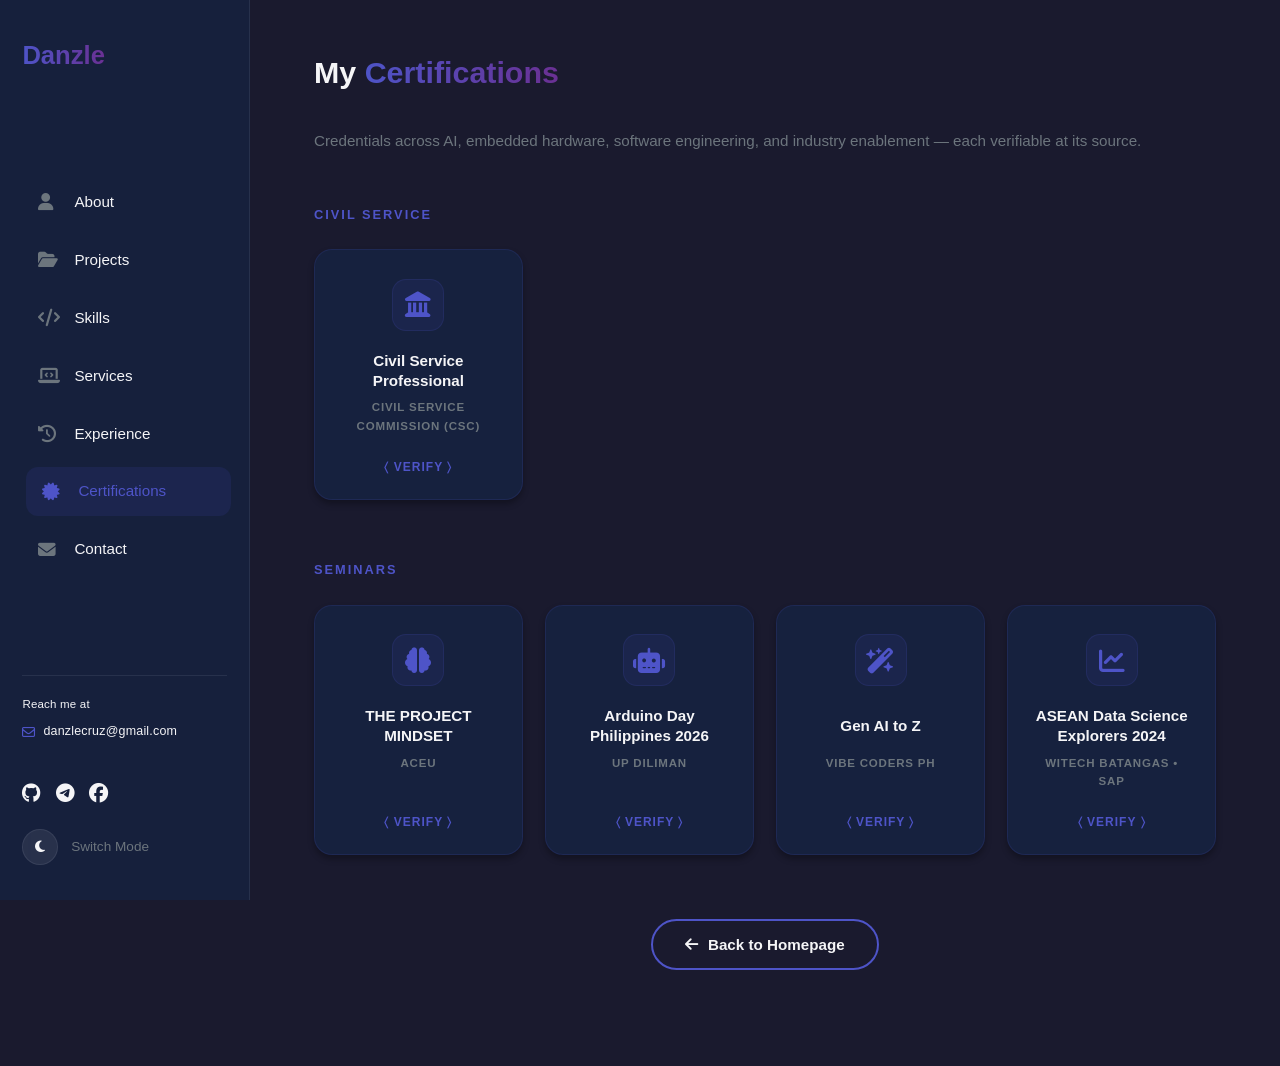
<file: certification.html>
<!DOCTYPE html>
<html lang="en" data-theme="dark">
<head>
    <meta charset="UTF-8">
    <meta name="viewport" content="width=device-width, initial-scale=1.0">
    <title>Certifications | Danzle Ian B. Vale Cruz</title>
    <link rel="stylesheet" href="styles.css">
    <link rel="stylesheet" href="https://cdnjs.cloudflare.com/ajax/libs/font-awesome/6.4.0/css/all.min.css">
</head>

<body>
    <!-- Mobile Header Bar -->
    <div class="mobile-top-bar">
        <a href="index.html" class="logo">Danzle</a>
        <div class="mobile-actions">
            <button class="theme" id="themetoggle-mobile" aria-label="Toggle theme">
                <i class="fas fa-moon"></i>
            </button>
            <div class="hamburger" id="hamburger" aria-label="Toggle navigation">
                <i class="fas fa-bars"></i>
            </div>
        </div>
    </div>

    <div class="app-layout">
        <!-- Left Sidebar Panel -->
        <aside class="sidebar-panel" id="sidebar">
            <div class="sidebar-top">
                <a href="index.html" class="logo">Danzle</a>
            </div>

            <nav class="sidebar-nav">
                <a href="index.html#about" class="sidebar-link">
                    <i class="fas fa-user"></i>
                    <span>About</span>
                </a>
                <a href="projects.html" class="sidebar-link">
                    <i class="fas fa-folder-open"></i>
                    <span>Projects</span>
                </a>
                <a href="index.html#skills" class="sidebar-link">
                    <i class="fas fa-code"></i>
                    <span>Skills</span>
                </a>
                <a href="index.html#services" class="sidebar-link">
                    <i class="fas fa-laptop-code"></i>
                    <span>Services</span>
                </a>
                <a href="experience.html" class="sidebar-link">
                    <i class="fas fa-history"></i>
                    <span>Experience</span>
                </a>
                <a href="certification.html" class="sidebar-link active">
                    <i class="fas fa-certificate"></i>
                    <span>Certifications</span>
                </a>
                <a href="index.html#contact" class="sidebar-link">
                    <i class="fas fa-envelope"></i>
                    <span>Contact</span>
                </a>
            </nav>

            <div class="sidebar-bottom">
                <!-- Updated Sidebar Block -->
                <div class="sidebar-contact-block">
                    <p class="contact-subtext">Reach me at</p>
                    <a href="https://mail.google.com/mail/?view=cm&fs=1&to=danzlecruz@gmail.com&su=Inquiry%20via%20Portfolio" target="_blank" rel="noopener noreferrer" class="sidebar-email-btn" title="Open Gmail composer">
                        <i class="far fa-envelope"></i>
                        <span class="email-text">danzlecruz@gmail.com</span>
                    </a>
                </div>

                <div class="sidebar-socials">
                    <a href="https://github.com/DANZLEIAN" target="_blank" rel="noopener noreferrer" aria-label="GitHub"><i class="fab fa-github"></i></a>
                    <a href="https://t.me/SHIR0l" target="_blank" rel="noopener noreferrer" aria-label="Telegram"><i class="fab fa-telegram"></i></a>
                    <a href="https://www.facebook.com/danzle.ian" target="_blank" rel="noopener noreferrer" aria-label="Facebook"><i class="fab fa-facebook"></i></a>
                </div>
    
                <div class="sidebar-theme-toggle">
                    <button class="theme" id="themetoggle" aria-label="Toggle theme">
                        <i class="fas fa-moon"></i>
                    </button>
                    <span class="theme-label">Switch Mode</span>
                </div>
            </div>
        </aside>

        <!-- Main Content Area -->
        <main class="main-content">
            <section style="margin-bottom: 4rem;">
                <h2 class="section-title animate-slide-up">
                    My <span>Certifications</span>
                </h2>
                <p style="color: var(--gray); font-size: 0.95rem; margin-bottom: 3rem;" class="animate-slide-up delay-1">
                    Credentials across AI, embedded hardware, software engineering, and industry enablement — each verifiable at its source.
                </p>

                <!-- Civil Service -->
                <div class="cert-category-block animate-slide-up delay-3">
                    <div class="cert-category-label">Civil Service</div>
                    <div class="certs-badge-grid">
                        <a href="Certificate/CSE.jpg" target="_blank" rel="noopener noreferrer" class="cert-badge-card">
                            <div class="cert-badge-icon">
                                <i class="fas fa-landmark"></i>
                            </div>
                            <div class="cert-badge-title">Civil Service Professional</div>
                            <div class="cert-badge-issuer">Civil Service Commission (CSC)</div>
                            <div class="cert-badge-verify">&#9001; VERIFY &#9002;</div>
                        </a>
                    </div>
                </div>

                <!-- Seminars -->
                <div class="cert-category-block animate-slide-up delay-2">
                    <div class="cert-category-label">Seminars</div>
                    <div class="certs-badge-grid">      
                        <!-- Cert 1 -->
                        <a href="Certificate/ACEU.png" target="_blank" rel="noopener noreferrer" class="cert-badge-card">
                            <div class="cert-badge-icon">
                                <i class="fas fa-brain"></i>
                            </div>
                            <div class="cert-badge-title">THE PROJECT MINDSET</div>
                            <div class="cert-badge-issuer">ACEU</div>
                            <div class="cert-badge-verify">&#9001; VERIFY &#9002;</div>
                        </a>
                        <!-- Cert 2 -->
                        <a href="Certificate/ArduinoDay.png" target="_blank" rel="noopener noreferrer" class="cert-badge-card">
                            <div class="cert-badge-icon">
                                <i class="fas fa-robot"></i>
                            </div>
                            <div class="cert-badge-title">Arduino Day Philippines 2026</div>
                            <div class="cert-badge-issuer">UP Diliman</div>
                            <div class="cert-badge-verify">&#9001; VERIFY &#9002;</div>
                        </a>
                        <!-- Cert 3 -->
                        <a href="https://www.vibecoders.ph/cert/GAI2Z26-3023" target="_blank" rel="noopener noreferrer" class="cert-badge-card">
                            <div class="cert-badge-icon">
                                <i class="fas fa-wand-magic-sparkles"></i>
                            </div>
                            <div class="cert-badge-title">Gen AI to Z</div>
                            <div class="cert-badge-issuer">VIBE CODERS PH</div>
                            <div class="cert-badge-verify">&#9001; VERIFY &#9002;</div>
                        </a>
                        <!-- Cert 4 -->
                        <a href="Certificate/DICT.pdf" target="_blank" rel="noopener noreferrer" class="cert-badge-card">
                            <div class="cert-badge-icon">
                                <i class="fas fa-chart-line"></i>
                            </div>
                            <div class="cert-badge-title">ASEAN Data Science Explorers 2024</div>
                            <div class="cert-badge-issuer">WiTech Batangas • SAP</div>
                            <div class="cert-badge-verify">&#9001; VERIFY &#9002;</div>
                        </a>
                    </div>
                </div>

                <!-- Back to Homepage -->
                <div class="all-projects-container animate-slide-up delay-4" style="margin-top: 4rem; text-align: center;">
                    <a href="index.html" class="btn-all-projects">
                        <i class="fas fa-arrow-left"></i>
                        <span>Back to Homepage</span>
                    </a>
                </div>
            </section>
        </main>
    </div>

    <script src="script.js"></script>
</body>
</html>
</file>
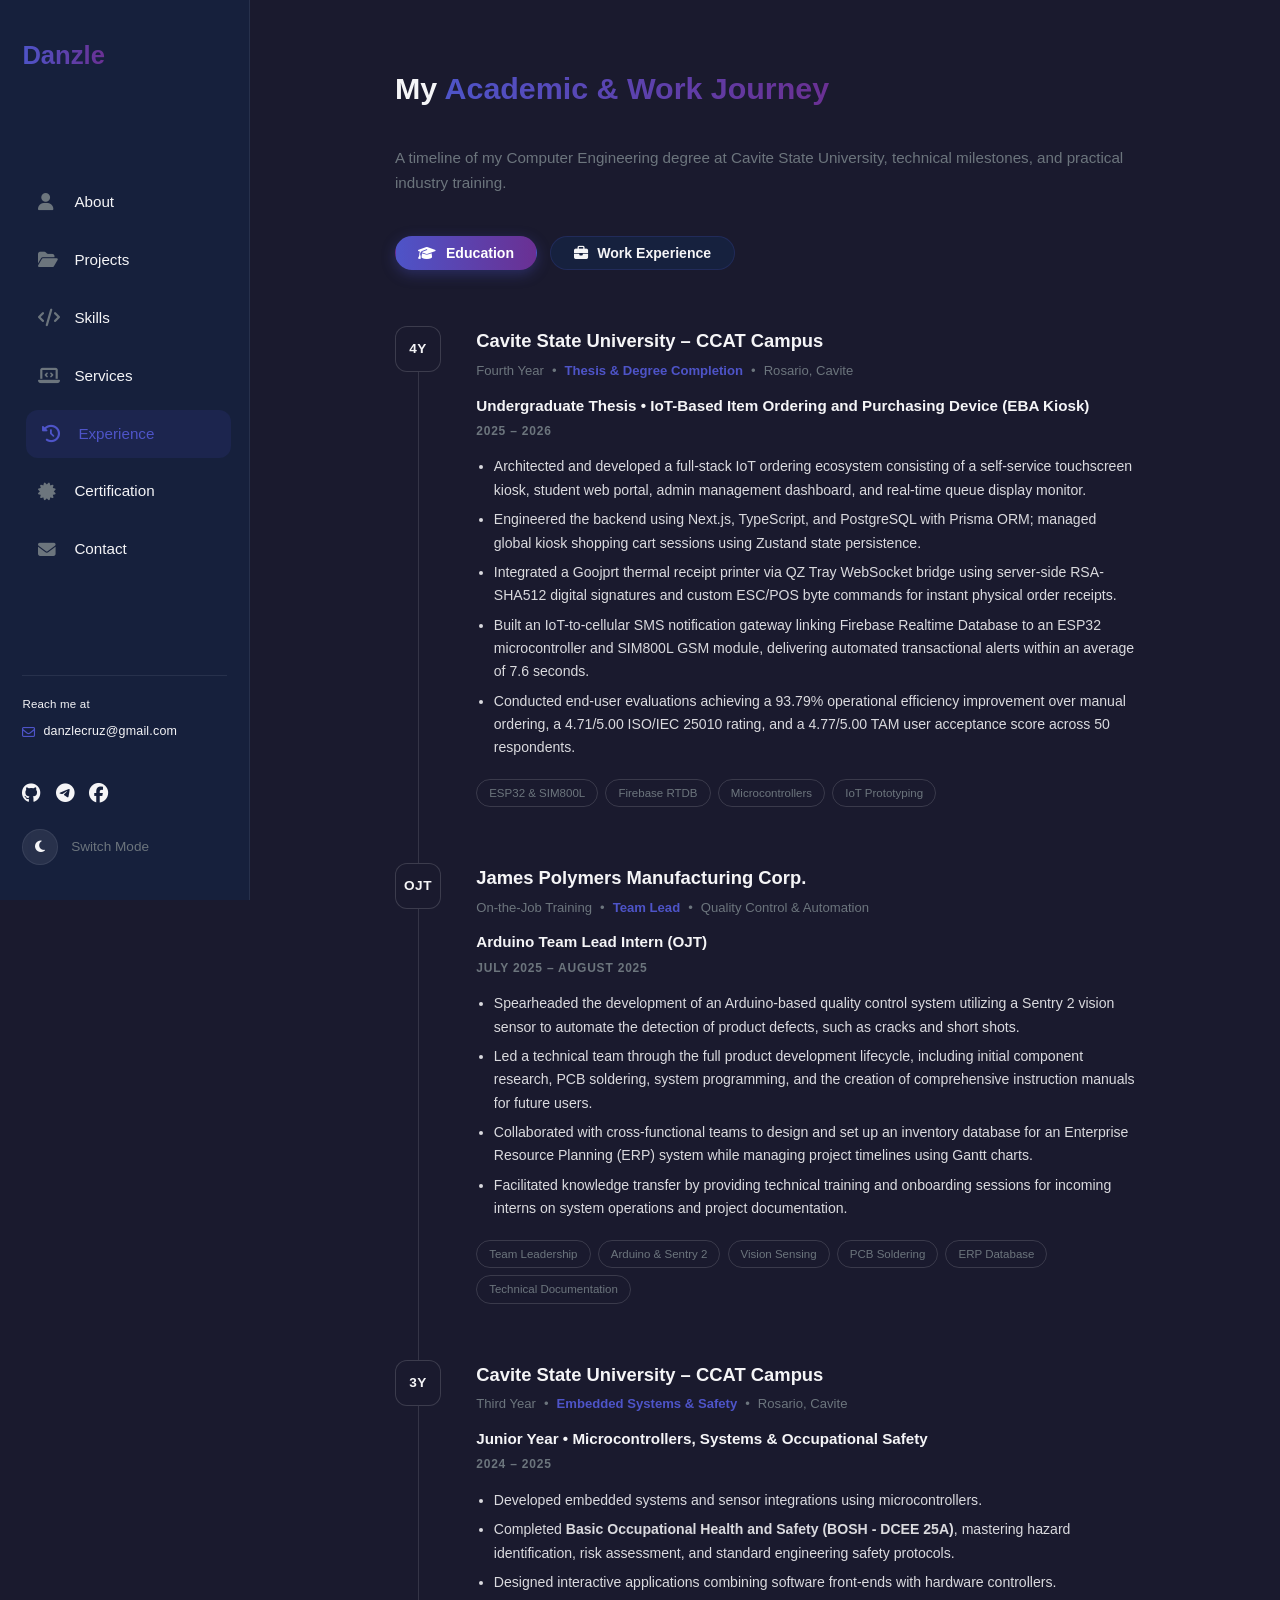
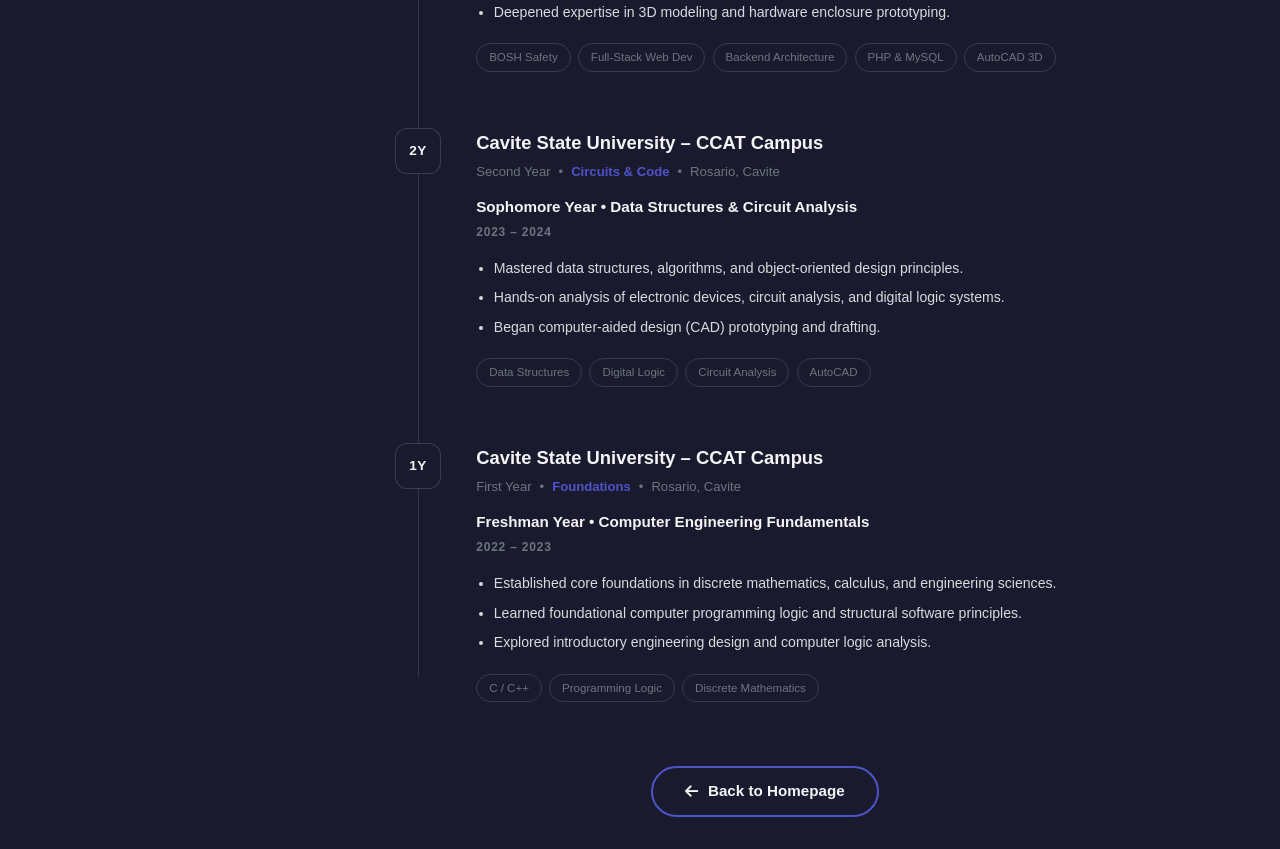
<file: experience.html>
<!DOCTYPE html>
<html lang="en" data-theme="dark">
<head>
    <meta charset="UTF-8">
    <meta name="viewport" content="width=device-width, initial-scale=1.0">
    <title>Experience & Education | Danzle Ian B. Vale Cruz</title>
    <link rel="stylesheet" href="styles.css">
    <link rel="stylesheet" href="https://cdnjs.cloudflare.com/ajax/libs/font-awesome/6.4.0/css/all.min.css">
</head>

<body>
    <!-- Mobile Header Bar -->
    <div class="mobile-top-bar">
        <a href="index.html" class="logo">Danzle</a>
        <div class="mobile-actions">
            <button class="theme" id="themetoggle-mobile" aria-label="Toggle theme">
                <i class="fas fa-moon"></i>
            </button>
            <div class="hamburger" id="hamburger" aria-label="Toggle navigation">
                <i class="fas fa-bars"></i>
            </div>
        </div>
    </div>

    <div class="app-layout">
        <!-- Left Sidebar Panel -->
        <aside class="sidebar-panel" id="sidebar">
            <div class="sidebar-top">
                <a href="index.html" class="logo">Danzle</a>
            </div>

            <nav class="sidebar-nav">
                <a href="index.html#about" class="sidebar-link">
                    <i class="fas fa-user"></i>
                    <span>About</span>
                </a>
                <a href="projects.html" class="sidebar-link">
                    <i class="fas fa-folder-open"></i>
                    <span>Projects</span>
                </a>
                <a href="index.html#skills" class="sidebar-link">
                    <i class="fas fa-code"></i>
                    <span>Skills</span>
                </a>
                <a href="index.html#services" class="sidebar-link">
                    <i class="fas fa-laptop-code"></i>
                    <span>Services</span>
                </a>
                <a href="experience.html" class="sidebar-link active">
                    <i class="fas fa-history"></i>
                    <span>Experience</span>
                </a>
                <a href="certification.html" class="sidebar-link">
                    <i class="fas fa-certificate"></i>
                    <span>Certification</span>
                </a>
                <a href="index.html#contact" class="sidebar-link">
                    <i class="fas fa-envelope"></i>
                    <span>Contact</span>
                </a>
            </nav>

            <div class="sidebar-bottom">
                <!-- Updated Sidebar Block -->
                <div class="sidebar-contact-block">
                    <p class="contact-subtext">Reach me at</p>
                    <a href="https://mail.google.com/mail/?view=cm&fs=1&to=danzlecruz@gmail.com&su=Inquiry%20via%20Portfolio" target="_blank" rel="noopener noreferrer" class="sidebar-email-btn" title="Open Gmail composer">
                        <i class="far fa-envelope"></i>
                        <span class="email-text">danzlecruz@gmail.com</span>
                    </a>
                </div>

                <div class="sidebar-socials">
                    <a href="https://github.com/DANZLEIAN" target="_blank" rel="noopener noreferrer" aria-label="GitHub"><i class="fab fa-github"></i></a>
                    <a href="https://t.me/SHIR0l" target="_blank" rel="noopener noreferrer" aria-label="Telegram"><i class="fab fa-telegram"></i></a>
                    <a href="https://www.facebook.com/danzle.ian" target="_blank" rel="noopener noreferrer" aria-label="Facebook"><i class="fab fa-facebook"></i></a>
                </div>
    
                <div class="sidebar-theme-toggle">
                    <button class="theme" id="themetoggle" aria-label="Toggle theme">
                        <i class="fas fa-moon"></i>
                    </button>
                    <span class="theme-label">Switch Mode</span>
                </div>
            </div>
        </aside>

        <!-- Main Content Area -->
        <main class="main-content">
            <div class="experience-page-container">
                <h2 class="section-title animate-slide-up">
                    My <span>Academic & Work Journey</span>
                </h2>

                <p class="experience-intro animate-slide-up delay-1">
                    A timeline of my Computer Engineering degree at Cavite State University, technical milestones, and practical industry training.
                </p>

                <!-- Tabs -->
                <div class="tab-nav animate-slide-up delay-1">
                    <button class="tab-btn active" onclick="switchTab('education', this)">
                        <i class="fas fa-graduation-cap"></i> Education
                    </button>
                    <button class="tab-btn" onclick="switchTab('work', this)">
                        <i class="fas fa-briefcase"></i> Work Experience
                    </button>
                </div>

                <!-- EDUCATION TAB CONTENT -->
                <div id="education-content" class="timeline-container animate-slide-up delay-2">
                    
                    <!-- 4th Year (Thesis & Degree Completion) -->
                    <div class="timeline-item">
                        <div class="timeline-badge">4Y</div>
                        <div class="timeline-card">
                            <div class="timeline-header">
                                <h3>Cavite State University – CCAT Campus</h3>
                                <div class="timeline-meta">
                                    <span>Fourth Year</span>
                                    <span>•</span>
                                    <span class="badge-status">Thesis & Degree Completion</span>
                                    <span>•</span>
                                    <span>Rosario, Cavite</span>
                                </div>
                            </div>
                            <div class="timeline-role">Undergraduate Thesis • IoT-Based Item Ordering and Purchasing Device (EBA Kiosk)</div>
                            <div class="timeline-dates">2025 – 2026</div>
                            <div class="timeline-body">
                                <ul>
                                    <li>Architected and developed a full-stack IoT ordering ecosystem consisting of a self-service touchscreen kiosk, student web portal, admin management dashboard, and real-time queue display monitor.</li>
                                    <li>Engineered the backend using Next.js, TypeScript, and PostgreSQL with Prisma ORM; managed global kiosk shopping cart sessions using Zustand state persistence.</li>
                                    <li>Integrated a Goojprt thermal receipt printer via QZ Tray WebSocket bridge using server-side RSA-SHA512 digital signatures and custom ESC/POS byte commands for instant physical order receipts.</li>
                                    <li>Built an IoT-to-cellular SMS notification gateway linking Firebase Realtime Database to an ESP32 microcontroller and SIM800L GSM module, delivering automated transactional alerts within an average of 7.6 seconds.</li>
                                    <li>Conducted end-user evaluations achieving a 93.79% operational efficiency improvement over manual ordering, a 4.71/5.00 ISO/IEC 25010 rating, and a 4.77/5.00 TAM user acceptance score across 50 respondents.</li>
                                </ul>
                            </div>
                            <div class="timeline-skills">
                                <span class="skill-pill">ESP32 & SIM800L</span>
                                <span class="skill-pill">Firebase RTDB</span>
                                <span class="skill-pill">Microcontrollers</span>
                                <span class="skill-pill">IoT Prototyping</span>
                            </div>
                        </div>
                    </div>

                    <!-- Midyear (OJT) -->
                    <div class="timeline-item">
                        <div class="timeline-badge">OJT</div>
                        <div class="timeline-card">
                            <div class="timeline-header">
                                <h3>James Polymers Manufacturing Corp.</h3>
                                <div class="timeline-meta">
                                    <span>On-the-Job Training</span>
                                    <span>•</span>
                                    <span class="badge-status">Team Lead</span>
                                    <span>•</span>
                                    <span>Quality Control & Automation</span>
                                </div>
                            </div>
                            <div class="timeline-role">Arduino Team Lead Intern (OJT)</div>
                            <div class="timeline-dates">July 2025 – August 2025</div>
                            <div class="timeline-body">
                                <ul>
                                    <li>Spearheaded the development of an Arduino-based quality control system utilizing a Sentry 2 vision sensor to automate the detection of product defects, such as cracks and short shots.</li>
                                    <li>Led a technical team through the full product development lifecycle, including initial component research, PCB soldering, system programming, and the creation of comprehensive instruction manuals for future users.</li>
                                    <li>Collaborated with cross-functional teams to design and set up an inventory database for an Enterprise Resource Planning (ERP) system while managing project timelines using Gantt charts.</li>
                                    <li>Facilitated knowledge transfer by providing technical training and onboarding sessions for incoming interns on system operations and project documentation.</li>
                                </ul>
                            </div>
                            <div class="timeline-skills">
                                <span class="skill-pill">Team Leadership</span>
                                <span class="skill-pill">Arduino & Sentry 2</span>
                                <span class="skill-pill">Vision Sensing</span>
                                <span class="skill-pill">PCB Soldering</span>
                                <span class="skill-pill">ERP Database</span>
                                <span class="skill-pill">Technical Documentation</span>
                            </div>
                        </div>
                    </div>

                    <!-- 3rd Year -->
                    <div class="timeline-item">
                        <div class="timeline-badge">3Y</div>
                        <div class="timeline-card">
                            <div class="timeline-header">
                                <h3>Cavite State University – CCAT Campus</h3>
                                <div class="timeline-meta">
                                    <span>Third Year</span>
                                    <span>•</span>
                                    <span class="badge-status">Embedded Systems & Safety</span>
                                    <span>•</span>
                                    <span>Rosario, Cavite</span>
                                </div>
                            </div>
                            <div class="timeline-role">Junior Year • Microcontrollers, Systems & Occupational Safety</div>
                            <div class="timeline-dates">2024 – 2025</div>
                            <div class="timeline-body">
                                <ul>
                                    <li>Developed embedded systems and sensor integrations using microcontrollers.</li>
                                    <li>Completed <strong>Basic Occupational Health and Safety (BOSH - DCEE 25A)</strong>, mastering hazard identification, risk assessment, and standard engineering safety protocols.</li>
                                    <li>Designed interactive applications combining software front-ends with hardware controllers.</li>
                                    <li>Deepened expertise in 3D modeling and hardware enclosure prototyping.</li>
                                </ul>
                            </div>
                            <div class="timeline-skills">
                                <span class="skill-pill">BOSH Safety</span>
                                <span class="skill-pill">Full-Stack Web Dev</span>
                                <span class="skill-pill">Backend Architecture</span>
                                <span class="skill-pill">PHP & MySQL</span>
                                <span class="skill-pill">AutoCAD 3D</span>
                            </div>
                        </div>
                    </div>

                    <!-- 2nd Year -->
                    <div class="timeline-item">
                        <div class="timeline-badge">2Y</div>
                        <div class="timeline-card">
                            <div class="timeline-header">
                                <h3>Cavite State University – CCAT Campus</h3>
                                <div class="timeline-meta">
                                    <span>Second Year</span>
                                    <span>•</span>
                                    <span class="badge-status">Circuits & Code</span>
                                    <span>•</span>
                                    <span>Rosario, Cavite</span>
                                </div>
                            </div>
                            <div class="timeline-role">Sophomore Year • Data Structures & Circuit Analysis</div>
                            <div class="timeline-dates">2023 – 2024</div>
                            <div class="timeline-body">
                                <ul>
                                    <li>Mastered data structures, algorithms, and object-oriented design principles.</li>
                                    <li>Hands-on analysis of electronic devices, circuit analysis, and digital logic systems.</li>
                                    <li>Began computer-aided design (CAD) prototyping and drafting.</li>
                                </ul>
                            </div>
                            <div class="timeline-skills">
                                <span class="skill-pill">Data Structures</span>
                                <span class="skill-pill">Digital Logic</span>
                                <span class="skill-pill">Circuit Analysis</span>
                                <span class="skill-pill">AutoCAD</span>
                            </div>
                        </div>
                    </div>

                    <!-- 1st Year -->
                    <div class="timeline-item">
                        <div class="timeline-badge">1Y</div>
                        <div class="timeline-card">
                            <div class="timeline-header">
                                <h3>Cavite State University – CCAT Campus</h3>
                                <div class="timeline-meta">
                                    <span>First Year</span>
                                    <span>•</span>
                                    <span class="badge-status">Foundations</span>
                                    <span>•</span>
                                    <span>Rosario, Cavite</span>
                                </div>
                            </div>
                            <div class="timeline-role">Freshman Year • Computer Engineering Fundamentals</div>
                            <div class="timeline-dates">2022 – 2023</div>
                            <div class="timeline-body">
                                <ul>
                                    <li>Established core foundations in discrete mathematics, calculus, and engineering sciences.</li>
                                    <li>Learned foundational computer programming logic and structural software principles.</li>
                                    <li>Explored introductory engineering design and computer logic analysis.</li>
                                </ul>
                            </div>
                            <div class="timeline-skills">
                                <span class="skill-pill">C / C++</span>
                                <span class="skill-pill">Programming Logic</span>
                                <span class="skill-pill">Discrete Mathematics</span>
                            </div>
                        </div>
                    </div>

                </div>

                <!-- WORK EXPERIENCE TAB CONTENT -->
                <div id="work-content" class="timeline-container animate-slide-up delay-2" style="display: none;">

                    <!-- James Polymers Manufacturing Corp. (OJT) -->
                    <div class="timeline-item">
                        <div class="timeline-badge"><i class="fas fa-briefcase"></i></div>
                        <div class="timeline-card">
                            <div class="timeline-header">
                                <h3>James Polymers Manufacturing Corp.</h3>
                                <div class="timeline-meta">
                                    <span>On-the-Job Training</span>
                                    <span>•</span>
                                    <span class="badge-status">Team Lead</span>
                                    <span>•</span>
                                    <span>Quality Control & Automation</span>
                                </div>
                            </div>
                            <div class="timeline-role">Arduino Team Lead Intern (OJT)</div>
                            <div class="timeline-dates">July 2025 – August 2025</div>
                            <div class="timeline-body">
                                <ul>
                                    <li>Spearheaded the development of an Arduino-based quality control system utilizing a Sentry 2 vision sensor to automate the detection of product defects, such as cracks and short shots[cite: 7].</li>
                                    <li>Led a technical team through the full product development lifecycle, including initial component research, PCB soldering, system programming, and the creation of comprehensive instruction manuals for future users[cite: 7].</li>
                                    <li>Collaborated with cross-functional teams to design and set up an inventory database for an Enterprise Resource Planning (ERP) system while managing project timelines using Gantt charts[cite: 7].</li>
                                    <li>Facilitated knowledge transfer by providing technical training and onboarding sessions for incoming interns on system operations and project documentation[cite: 7].</li>
                                </ul>
                            </div>
                            <div class="timeline-skills">
                                <span class="skill-pill">Team Leadership</span>
                                <span class="skill-pill">Arduino & Sentry 2</span>
                                <span class="skill-pill">Vision Sensing</span>
                                <span class="skill-pill">PCB Soldering</span>
                                <span class="skill-pill">ERP Database</span>
                                <span class="skill-pill">Gantt Planning</span>
                                <span class="skill-pill">Technical Documentation</span>
                            </div>
                        </div>
                    </div>

                </div>

                <!-- Return Home Button -->
                <div class="all-projects-container animate-slide-up delay-3" style="margin-top: 4rem; text-align: center;">
                    <a href="index.html" class="btn-all-projects">
                        <i class="fas fa-arrow-left"></i>
                        <span>Back to Homepage</span>
                    </a>
                </div>
            </div>
        </main>
    </div>

    <script src="script.js"></script>
</body>
</html>
</file>
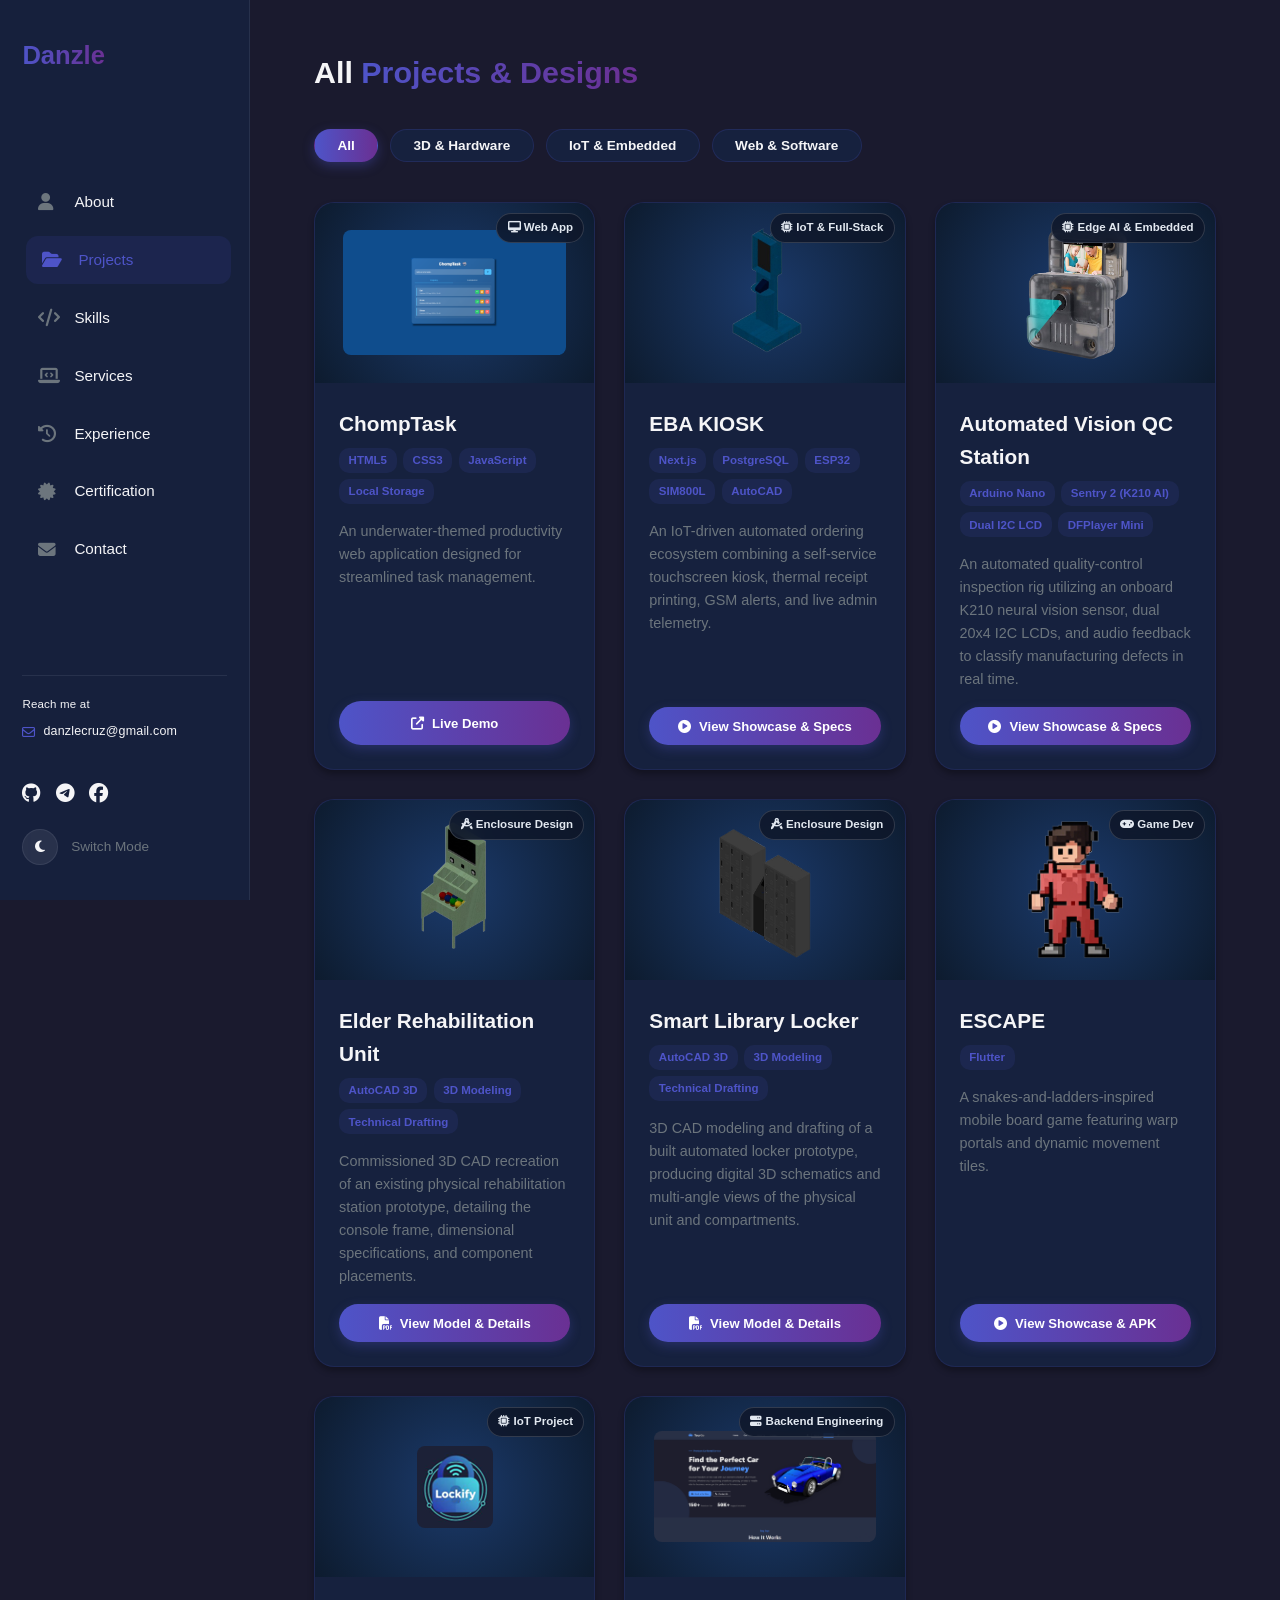
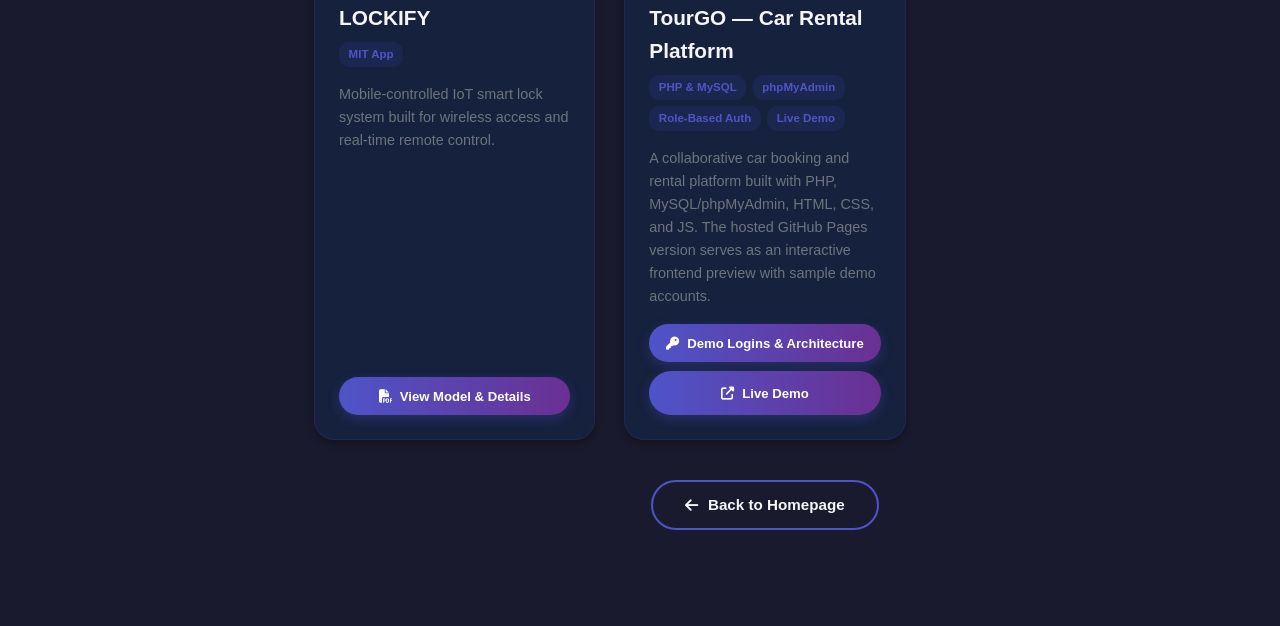
<file: projects.html>
<!DOCTYPE html>
<html lang="en" data-theme="dark">
<head>
    <meta charset="UTF-8">
    <meta name="viewport" content="width=device-width, initial-scale=1.0">
    <title>All Projects | Danzle Ian B. Vale Cruz</title>
    <link rel="stylesheet" href="styles.css">
    <link rel="stylesheet" href="https://cdnjs.cloudflare.com/ajax/libs/font-awesome/6.4.0/css/all.min.css">
    <style>
        .filter-nav {
            display: flex;
            align-items: center;
            flex-wrap: wrap;
            gap: 0.75rem;
            margin-bottom: 2.5rem;
        }

        .filter-btn {
            background: var(--card-bg);
            border: 1px solid rgba(78, 84, 200, 0.2);
            color: var(--text);
            padding: 0.5rem 1.4rem;
            border-radius: 30px;
            font-size: 0.85rem;
            font-weight: 600;
            cursor: pointer;
            transition: var(--transition);
        }

        .filter-btn:hover,
        .filter-btn.active {
            background: linear-gradient(to right, var(--primary), var(--secondary));
            color: #fff;
            border-color: transparent;
            box-shadow: 0 4px 12px rgba(78, 84, 200, 0.35);
        }

        .icon-placeholder {
            font-size: 3.5rem;
            color: var(--primary);
            opacity: 0.85;
            transition: transform 0.35s ease;
        }

        .project-card:hover .icon-placeholder {
            transform: scale(1.1);
        }
    </style>
</head>

<body>
    <!-- Mobile Header Bar -->
    <div class="mobile-top-bar">
        <a href="index.html" class="logo">Danzle</a>
        <div class="mobile-actions">
            <button class="theme" id="themetoggle-mobile" aria-label="Toggle theme">
                <i class="fas fa-moon"></i>
            </button>
            <div class="hamburger" id="hamburger" aria-label="Toggle navigation">
                <i class="fas fa-bars"></i>
            </div>
        </div>
    </div>

    <div class="app-layout">
        <!-- Left Sidebar Panel -->
        <aside class="sidebar-panel" id="sidebar">
            <div class="sidebar-top">
                <a href="index.html" class="logo">Danzle</a>
            </div>

            <!-- Navigation pointing back to homepage sections -->
            <nav class="sidebar-nav">
                <a href="index.html#about" class="sidebar-link">
                    <i class="fas fa-user"></i>
                    <span>About</span>
                </a>
                <a href="projects.html" class="sidebar-link active">
                    <i class="fas fa-folder-open"></i>
                    <span>Projects</span>
                </a>
                <a href="index.html#skills" class="sidebar-link">
                    <i class="fas fa-code"></i>
                    <span>Skills</span>
                </a>
                <a href="index.html#services" class="sidebar-link">
                    <i class="fas fa-laptop-code"></i>
                    <span>Services</span>
                </a>
                <a href="experience.html" class="sidebar-link">
                    <i class="fas fa-history"></i>
                    <span>Experience</span>
                </a>
                <a href="certification.html" class="sidebar-link">
                    <i class="fas fa-certificate"></i>
                    <span>Certification</span>
                </a>
                <a href="index.html#contact" class="sidebar-link">
                    <i class="fas fa-envelope"></i>
                    <span>Contact</span>
                </a>
            </nav>

            <!-- Bottom Utilities -->
            <div class="sidebar-bottom">
                <!-- Updated Sidebar Block -->
                <div class="sidebar-contact-block">
                    <p class="contact-subtext">Reach me at</p>
                    <a href="https://mail.google.com/mail/?view=cm&fs=1&to=danzlecruz@gmail.com&su=Inquiry%20via%20Portfolio" target="_blank" rel="noopener noreferrer" class="sidebar-email-btn" title="Open Gmail composer">
                        <i class="far fa-envelope"></i>
                        <span class="email-text">danzlecruz@gmail.com</span>
                    </a>
                </div>

                <div class="sidebar-socials">
                    <a href="https://github.com/DANZLEIAN" target="_blank" rel="noopener noreferrer" aria-label="GitHub"><i class="fab fa-github"></i></a>
                    <a href="https://t.me/SHIR0l" target="_blank" rel="noopener noreferrer" aria-label="Telegram"><i class="fab fa-telegram"></i></a>
                    <a href="https://www.facebook.com/danzle.ian" target="_blank" rel="noopener noreferrer" aria-label="Facebook"><i class="fab fa-facebook"></i></a>
                </div>
    
                <div class="sidebar-theme-toggle">
                    <button class="theme" id="themetoggle" aria-label="Toggle theme">
                        <i class="fas fa-moon"></i>
                    </button>
                    <span class="theme-label">Switch Mode</span>
                </div>
            </div>
        </aside>

        <!-- Main Content Area -->
        <main class="main-content">
            <section class="projects-section">
                <h2 class="section-title animate-slide-up">
                    All <span>Projects & Designs</span>
                </h2>

                <!-- Quick Filter Buttons -->
                <div class="filter-nav animate-slide-up delay-1">
                    <button class="filter-btn active" onclick="filterProjects('all', this)">All</button>
                    <button class="filter-btn" onclick="filterProjects('3d', this)">3D & Hardware</button>
                    <button class="filter-btn" onclick="filterProjects('iot', this)">IoT & Embedded</button>
                    <button class="filter-btn" onclick="filterProjects('software', this)">Web & Software</button>
                </div>

                <div class="projects-grid">
                    <!-- 1. ChompTask -->
                    <div class="project-card animate-slide-up delay-1" data-category="software">
                        <div class="project-preview">
                            <img src="images/chomptask.png" alt="ChompTask App Preview" onerror="this.style.display='none'; this.nextElementSibling.style.display='block';">
                            <i class="fas fa-desktop icon-placeholder" style="display: none;"></i>
                            <div class="project-image-badge">
                                <i class="fas fa-desktop"></i> Web App
                            </div>
                        </div>
                        <div class="project-details">
                            <div class="project-header">
                                <h3>ChompTask</h3>
                                <div class="project-tags">
                                    <span>HTML5</span>
                                    <span>CSS3</span>
                                    <span>JavaScript</span>
                                    <span>Local Storage</span>
                                </div>
                            </div>
                            <p class="project-desc">
                                An underwater-themed productivity web application designed for streamlined task management.
                            </p>
                            <div class="project-actions">
                                <a href="https://danzleian.github.io/ChompTask/" target="_blank" rel="noopener noreferrer" class="btn-project btn-primary">
                                    <i class="fas fa-external-link-alt"></i> Live Demo
                                </a>
                            </div>
                        </div>
                    </div>

                    <!-- 2. EBA KIOSK -->
                    <div class="project-card animate-slide-up delay-2" data-category="iot 3d software">
                        <div class="project-preview">
                            <img src="images/kiosk3d.png" alt="EBA Kiosk Preview" onerror="this.style.display='none'; this.nextElementSibling.style.display='block';">
                            <i class="fas fa-desktop icon-placeholder" style="display: none;"></i>
                            <div class="project-image-badge">
                                <i class="fas fa-microchip"></i> IoT & Full-Stack
                            </div>
                        </div>
                        <div class="project-details">
                            <div class="project-header">
                                <h3>EBA KIOSK</h3>
                                <div class="project-tags">
                                    <span>Next.js</span>
                                    <span>PostgreSQL</span>
                                    <span>ESP32</span>
                                    <span>SIM800L</span>
                                    <span>AutoCAD</span>
                                </div>
                            </div>
                            <p class="project-desc">
                                An IoT-driven automated ordering ecosystem combining a self-service touchscreen kiosk, thermal receipt printing, GSM alerts, and live admin telemetry.
                            </p>
                            <div class="project-actions">
                                <button type="button" class="btn-project btn-primary" onclick="openProjectModal('ebakiosk')">
                                    <i class="fas fa-play-circle"></i> View Showcase & Specs
                                </button>
                            </div>
                        </div>
                    </div>

                    <!-- 3. Sentry 2 Vision Inspection System -->
                    <div class="project-card animate-slide-up delay-2" data-category="hardware iot">
                        <div class="project-preview">
                            <img src="images/sentry.png" alt="Sentry 2 Vision QC System" onerror="this.style.display='none'; this.nextElementSibling.style.display='block';">
                            <i class="fas fa-eye icon-placeholder" style="display: none;"></i>
                            <div class="project-image-badge">
                                <i class="fas fa-microchip"></i> Edge AI & Embedded
                            </div>
                        </div>
                        <div class="project-details">
                            <div class="project-header">
                                <h3>Automated Vision QC Station</h3>
                                <div class="project-tags">
                                    <span>Arduino Nano</span>
                                    <span>Sentry 2 (K210 AI)</span>
                                    <span>Dual I2C LCD</span>
                                    <span>DFPlayer Mini</span>
                                </div>
                            </div>
                            <p class="project-desc">
                                An automated quality-control inspection rig utilizing an onboard K210 neural vision sensor, dual 20x4 I2C LCDs, and audio feedback to classify manufacturing defects in real time.
                            </p>
                            <div class="project-actions">
                                <button type="button" class="btn-project btn-primary" onclick="openProjectModal('sentry')">
                                    <i class="fas fa-play-circle"></i> View Showcase & Specs
                                </button>
                            </div>
                        </div>
                    </div>

                    <!-- 4. Elder Rehabilitation Equipment -->
                    <div class="project-card animate-slide-up delay-3" data-category="3d">
                        <div class="project-preview">
                            <img src="images/elders3d.png" alt="Elderly Equipment Preview" onerror="this.style.display='none'; this.nextElementSibling.style.display='block';">
                            <i class="fas fa-cube icon-placeholder" style="display: none;"></i>
                            <div class="project-image-badge">
                                <i class="fas fa-drafting-compass"></i> Enclosure Design
                            </div>
                        </div>
                        <div class="project-details">
                            <div class="project-header">
                                <h3>Elder Rehabilitation Unit</h3>
                                <div class="project-tags">
                                    <span>AutoCAD 3D</span>
                                    <span>3D Modeling</span>
                                    <span>Technical Drafting</span>
                                </div>
                            </div>
                            <p class="project-desc">
                                Commissioned 3D CAD recreation of an existing physical rehabilitation station prototype, detailing the console frame, dimensional specifications, and component placements.
                            </p>
                            <div class="project-actions">
                                <button type="button" class="btn-project btn-primary" onclick="openProjectModal('elders')">
                                    <i class="fas fa-file-pdf"></i> View Model & Details
                                </button>
                            </div>
                        </div>
                    </div>

                    <!-- 5. Smart Library Locker System -->
                    <div class="project-card animate-slide-up delay-1" data-category="3d">
                        <div class="project-preview">
                            <img src="images/liblocker3d.png" alt="Library Locker Preview" onerror="this.style.display='none'; this.nextElementSibling.style.display='block';">
                            <i class="fas fa-cube icon-placeholder" style="display: none;"></i>
                            <div class="project-image-badge">
                                <i class="fas fa-drafting-compass"></i> Enclosure Design
                            </div>
                        </div>
                        <div class="project-details">
                            <div class="project-header">
                                <h3>Smart Library Locker</h3>
                                <div class="project-tags">
                                    <span>AutoCAD 3D</span>
                                    <span>3D Modeling</span>
                                    <span>Technical Drafting</span>
                                </div>
                            </div>
                            <p class="project-desc">
                                3D CAD modeling and drafting of a built automated locker prototype, producing digital 3D schematics and multi-angle views of the physical unit and compartments.
                            </p>
                            <div class="project-actions">
                                <button type="button" class="btn-project btn-primary" onclick="openProjectModal('liblocker')">
                                    <i class="fas fa-file-pdf"></i> View Model & Details
                                </button>
                            </div>
                        </div>
                    </div>

                    <!-- 6. ESCAPE -->
                    <div class="project-card animate-slide-up delay-2" data-category="software">
                        <div class="project-preview">
                            <img src="images/escape.png" alt="Escape Game Preview" onerror="this.style.display='none'; this.nextElementSibling.style.display='block';">
                            <i class="fas fa-gamepad icon-placeholder" style="display: none;"></i>
                            <div class="project-image-badge">
                                <i class="fas fa-gamepad"></i> Game Dev
                            </div>
                        </div>
                        <div class="project-details">
                            <div class="project-header">
                                <h3>ESCAPE</h3>
                                <div class="project-tags">
                                    <span>Flutter</span>
                                </div>
                            </div>
                            <p class="project-desc">
                                A snakes-and-ladders-inspired mobile board game featuring warp portals and dynamic movement tiles.
                            </p>
                            <div class="project-actions">
                                <button type="button" class="btn-project btn-primary" onclick="openProjectModal('escape')">
                                    <i class="fas fa-play-circle"></i> View Showcase & APK
                                </button>
                            </div>
                        </div>
                    </div>

                    <!-- 7. LOCKIFY -->
                    <div class="project-card animate-slide-up delay-3" data-category="iot">
                        <div class="project-preview">
                            <img src="images/lockify.png" alt="LOCKIFY Preview" onerror="this.style.display='none'; this.nextElementSibling.style.display='block';">
                            <i class="fas fa-microchip icon-placeholder" style="display: none;"></i>
                            <div class="project-image-badge">
                                <i class="fas fa-microchip"></i> IoT Project
                            </div>
                        </div>
                        <div class="project-details">
                            <div class="project-header">
                                <h3>LOCKIFY</h3>
                                <div class="project-tags">
                                    <span>MIT App</span>
                                </div>
                            </div>
                            <p class="project-desc">
                                Mobile-controlled IoT smart lock system built for wireless access and real-time remote control.
                            </p>
                            <div class="project-actions">
                                <button type="button" class="btn-project btn-primary" onclick="openProjectModal('lockify')">
                                    <i class="fas fa-file-pdf"></i> View Model & Details
                                </button>
                            </div>
                        </div>
                    </div>

                    <!-- 8. TourGO Web Application -->
                    <div class="project-card animate-slide-up delay-2" data-category="web software">
                        <div class="project-preview">
                            <img src="images/tourgo.png" alt="TourGO Car Rental" onerror="this.style.display='none'; this.nextElementSibling.style.display='block';">
                            <i class="fas fa-car icon-placeholder" style="display: none;"></i>
                            <div class="project-image-badge">
                                <i class="fas fa-server"></i> Backend Engineering
                            </div>
                        </div>
                        <div class="project-details">
                            <div class="project-header">
                                <h3>TourGO — Car Rental Platform</h3>
                                <div class="project-tags">
                                    <span>PHP & MySQL</span>
                                    <span>phpMyAdmin</span>
                                    <span>Role-Based Auth</span>
                                    <span>Live Demo</span>
                                </div>
                            </div>
                            <p class="project-desc">
                                A collaborative car booking and rental platform built with PHP, MySQL/phpMyAdmin, HTML, CSS, and JS. The hosted GitHub Pages version serves as an interactive frontend preview with sample demo accounts.
                            </p>
                            <div class="project-actions">
                                <button type="button" class="btn-project btn-primary" onclick="openProjectModal('tourgo')">
                                    <i class="fas fa-key"></i> Demo Logins & Architecture
                                </button>
                                <a href="https://jonelba.github.io/TourGO/" target="_blank" rel="noopener noreferrer" class="btn-project btn-secondary" title="Open live platform">
                                    <i class="fas fa-external-link-alt"></i> Live Demo
                                </a>
                            </div>
                        </div>
                    </div>
                </div>
                <!-- Return Home Button -->
                <div class="all-projects-container animate-slide-up delay-3">
                    <a href="index.html" class="btn-all-projects">
                        <i class="fas fa-arrow-left"></i>
                        <span>Back to Homepage</span>
                    </a>
                </div>
            </section>
        </main>
    </div>

    <!-- Unified Project Details Modal -->
<div class="project-modal-overlay" id="projectModalOverlay" aria-hidden="true">
    <div class="project-modal-window" role="dialog" aria-modal="true" aria-labelledby="projModalTitle">
        <!-- Header -->
        <div class="project-modal-header">
            <div class="project-modal-title-group">
                <i id="projModalIcon" class="fas fa-cube"></i>
                <h3 id="projModalTitle">Project Title</h3>
            </div>
            <div class="project-modal-actions">
                <a id="projModalPrimaryBtn" href="#" target="_blank" rel="noopener noreferrer" class="doc-btn doc-btn-download">
                    <i id="projModalPrimaryIcon" class="fas fa-download"></i>
                    <span id="projModalPrimaryText">Download</span>
                </a>
                <button type="button" class="doc-btn doc-btn-close" onclick="closeProjectModal()" title="Close (Esc)">
                    <i class="fas fa-times"></i>
                </button>
            </div>
        </div>

        <!-- Body Content (Swapped dynamically based on project) -->
        <div class="project-modal-body" id="projModalBody">
            <!-- Dynamic content injected via JS -->
        </div>
    </div>
</div>

    <!-- Script imports -->
    <script src="script.js"></script>
    <script>
        function filterProjects(category, btn) {
            document.querySelectorAll('.filter-btn').forEach(b => b.classList.remove('active'));
            btn.classList.add('active');

            const cards = document.querySelectorAll('.project-card');
            cards.forEach(card => {
                const cardCat = card.getAttribute('data-category') || '';
                if (category === 'all' || cardCat.includes(category)) {
                    card.style.display = 'flex';
                } else {
                    card.style.display = 'none';
                }
            });
        }
    </script>
</body>
</html>
</file>
<file: styles.css>
:root {
    --primary: #4e54c8;
    --secondary: #6a3093;
    --dark: #1a1a2e;
    --light: #f5f5f7;
    --gray: #6c757d;
    --transition: all 0.3s ease;
}

[data-theme="light"] {
    --bg: var(--light);
    --text: var(--dark);
    --card-bg: #ffffff;
    --shadow: 0 4px 6px rgba(0, 0, 0, 0.08);
    --sidebar-bg: rgba(255, 255, 255, 0.92);
    --sidebar-border: rgba(0, 0, 0, 0.08);
    --preview-bg: radial-gradient(circle at center, #e0e7ff 0%, #ede9fe 100%);
    --preview-badge-bg: rgba(255, 255, 255, 0.85);
    --preview-badge-text: #1e293b;
    --preview-badge-border: rgba(0, 0, 0, 0.1);
}

[data-theme="dark"] {
    --bg: var(--dark);
    --text: var(--light);
    --card-bg: #16213e;
    --shadow: 0 4px 6px rgba(0, 0, 0, 0.3);
    --sidebar-bg: rgba(22, 33, 62, 0.92);
    --sidebar-border: rgba(255, 255, 255, 0.08);
    --preview-bg: radial-gradient(circle at center, #1b3a6b 0%, #0d1b2e 100%);
    --preview-badge-bg: rgba(15, 23, 42, 0.85);
    --preview-badge-text: #e2e8f0;
    --preview-badge-border: rgba(255, 255, 255, 0.15);
}

* {
    margin: 0;
    padding: 0;
    box-sizing: border-box;
}

html, body {
    overflow-x: hidden;
    width: 100%;
}

html {
    scroll-behavior: smooth;
    scroll-padding-top: 2rem;
}

body {
    font-family: 'Poppins', sans-serif;
    background: var(--bg);
    color: var(--text);
    transition: var(--transition);
    line-height: 1.6;
    position: relative;
    z-index: 1;
}

/* ============================================
   App Layout
   ============================================ */
.app-layout {
    display: flex;
    min-height: 100vh;
    width: 100%;
}

/* ============================================
   Side Bar Panel
   ============================================ */
.sidebar-panel {
    position: fixed;
    top: 0;
    left: 0;
    width: 250px;
    height: 100vh;
    background: var(--sidebar-bg);
    border-right: 1px solid var(--sidebar-border);
    backdrop-filter: blur(16px);
    -webkit-backdrop-filter: blur(16px);
    padding: 2.2rem 1.4rem;
    display: flex;
    flex-direction: column;
    justify-content: space-between;
    z-index: 1000;
}

.logo {
    font-size: 1.6rem;
    font-weight: 800;
    text-decoration: none;
    background: linear-gradient(to right, var(--primary), var(--secondary));
    -webkit-background-clip: text;
    background-clip: text;
    color: transparent;
    -webkit-text-fill-color: transparent;
}

.sidebar-nav {
    display: flex;
    flex-direction: column;
    gap: 0.6rem;
    margin: 2.5rem 0;
}

.sidebar-link {
    display: flex;
    align-items: center;
    gap: 1rem;
    padding: 0.75rem 1rem;
    border-radius: 12px;
    text-decoration: none;
    color: var(--text);
    font-size: 0.95rem;
    font-weight: 500;
    transition: var(--transition);
}

.sidebar-link i {
    font-size: 1.1rem;
    width: 20px;
    color: var(--gray);
    transition: var(--transition);
}

.sidebar-link:hover,
.sidebar-link.active {
    background: rgba(78, 84, 200, 0.12);
    color: var(--primary);
    transform: translateX(4px);
}

.sidebar-link:hover i,
.sidebar-link.active i {
    color: var(--primary);
}

.sidebar-bottom {
    display: flex;
    flex-direction: column;
    gap: 1.2rem;
    border-top: 1px solid var(--sidebar-border);
    padding-top: 1.2rem;
}

/* Sidebar Email Contact Block */
.sidebar-contact-block {
    display: flex;
    flex-direction: column;
    gap: 0.35rem;
    margin-bottom: 0.8rem;
}

.contact-subtext {
    font-size: 0.72rem;
    color: var(--text);
    line-height: 1.4;
    margin: 0;
    letter-spacing: 0.2px;
}

/* Styled button with zero default browser link styling */
.sidebar-email-btn {
    position: relative;
    display: inline-flex;
    align-items: center;
    gap: 0.5rem;
    background: transparent;
    border: none;
    outline: none;
    padding: 0.3rem 0;
    cursor: pointer;
    font-family: inherit;
    text-align: left;
    text-decoration: none !important;
    transition: var(--transition);
    width: fit-content;
}

.sidebar-email-btn .email-text {
    font-size: 0.78rem;
    font-weight: 500;
    color: var(--text) !important;
    text-decoration: none !important;
    letter-spacing: 0.2px;
    transition: color 0.2s ease;
}

.sidebar-email-btn i {
    font-size: 0.82rem;
    color: var(--primary) !important;
    transition: transform 0.2s ease;
}

/* Subtle hover state */
.sidebar-email-btn:hover .email-text {
    color: var(--primary) !important;
}

.sidebar-email-btn:hover i {
    transform: scale(1.1);
}

/* Prevent blue/red active focus flashes */
.sidebar-email-btn:active,
.sidebar-email-btn:focus {
    outline: none !important;
    color: var(--text) !important;
}

.sidebar-socials {
    display: flex;
    gap: 0.9rem;
}

.sidebar-socials a {
    color: var(--text);
    font-size: 1.2rem;
    transition: var(--transition);
    text-decoration: none;
}

.sidebar-socials a:hover {
    color: var(--primary);
    transform: translateY(-2px);
}

.sidebar-theme-toggle {
    display: flex;
    align-items: center;
    gap: 0.8rem;
}

.theme-label {
    font-size: 0.85rem;
    color: var(--gray);
    font-weight: 500;
}

.theme {
    background: rgba(255, 255, 255, 0.08) !important;
    border: 1px solid var(--sidebar-border) !important;
    cursor: pointer;
    width: 36px;
    height: 36px;
    border-radius: 50%;
    display: inline-flex;
    align-items: center;
    justify-content: center;
    color: var(--text);
    transition: var(--transition);
}

.theme:hover {
    color: var(--primary);
    transform: rotate(15deg);
}

/* ============================================
   Main Content Area
   ============================================ */
.main-content {
    margin-left: 250px;
    flex: 1;
    max-width: calc(100% - 250px);
    padding: 3rem 4rem 2rem;
}

.mobile-top-bar {
    display: none;
}

/* ============================================
   Compact Hero / About Format
   ============================================ */
.hero-card {
    background: var(--card-bg);
    border-radius: 24px;
    box-shadow: var(--shadow);
    padding: 2.5rem;
    display: flex;
    align-items: center;
    gap: 2.5rem;
    border: 1px solid rgba(78, 84, 200, 0.12);
    margin-bottom: 4rem;
}

.hero-image-wrapper {
    width: 170px;
    height: 210px;
    border-radius: 20px;
    overflow: hidden;
    flex-shrink: 0;
    box-shadow: var(--shadow);
    border: 3px solid var(--primary);
}

.hero-image-wrapper img {
    width: 100%;
    height: 100%;
    object-fit: cover;
    display: block;
}

.hero-text h1 {
    font-size: 2.1rem;
    margin-bottom: 0.8rem;
}

.hero-text h1 span {
    background: linear-gradient(to right, var(--primary), var(--secondary));
    -webkit-background-clip: text;
    background-clip: text;
    color: transparent;
    -webkit-text-fill-color: transparent;
}

.hero-text .description {
    color: var(--text);
    font-size: 0.95rem;
    line-height: 1.7;
    margin-bottom: 1.2rem;
}

.hero-actions {
    display: flex;
    gap: 0.8rem;
}

.hire-me {
    background: linear-gradient(to right, var(--primary), var(--secondary));
    color: white;
    text-decoration: none;
    padding: 0.65rem 1.6rem;
    border-radius: 30px;
    font-size: 0.9rem;
    font-weight: 600;
    transition: var(--transition);
    box-shadow: 0 4px 12px rgba(78, 84, 200, 0.3);
    display: inline-block;
    border: none;
}

.hire-me:hover {
    transform: translateY(-2px);
    box-shadow: 0 6px 16px rgba(78, 84, 200, 0.45);
}

/* ============================================
   Document Preview Modal (Resume & CV)
   ============================================ */
.doc-modal-overlay {
    position: fixed;
    top: 0;
    left: 0;
    width: 100vw;
    height: 100vh;
    background: rgba(10, 12, 24, 0.78);
    backdrop-filter: blur(10px);
    -webkit-backdrop-filter: blur(10px);
    z-index: 2000;
    display: flex;
    align-items: center;
    justify-content: center;
    padding: 1.5rem;
    opacity: 0;
    pointer-events: none;
    transition: opacity 0.3s cubic-bezier(0.16, 1, 0.3, 1);
}

.doc-modal-overlay.active {
    opacity: 1;
    pointer-events: auto;
}

.doc-modal-window {
    background: var(--card-bg);
    border: 1px solid rgba(78, 84, 200, 0.25);
    border-radius: 20px;
    width: 100%;
    max-width: 900px;
    height: 88vh;
    max-height: 900px;
    box-shadow: 0 24px 50px rgba(0, 0, 0, 0.45);
    display: flex;
    flex-direction: column;
    overflow: hidden;
    transform: scale(0.95) translateY(15px);
    transition: transform 0.3s cubic-bezier(0.16, 1, 0.3, 1);
}

.doc-modal-overlay.active .doc-modal-window {
    transform: scale(1) translateY(0);
}

.doc-modal-header {
    display: flex;
    align-items: center;
    justify-content: space-between;
    padding: 1rem 1.4rem;
    background: var(--sidebar-bg);
    border-bottom: 1px solid var(--sidebar-border);
}

.doc-modal-title-group {
    display: flex;
    align-items: center;
    gap: 0.75rem;
    color: var(--text);
}

.doc-modal-title-group i {
    font-size: 1.25rem;
    color: var(--primary);
}

.doc-modal-title-group h3 {
    font-size: 1.05rem;
    font-weight: 700;
    margin: 0;
}

.doc-modal-actions {
    display: flex;
    align-items: center;
    gap: 0.6rem;
}

.doc-btn {
    display: inline-flex;
    align-items: center;
    gap: 0.45rem;
    background: rgba(255, 255, 255, 0.06);
    border: 1px solid var(--sidebar-border);
    color: var(--text);
    padding: 0.45rem 0.85rem;
    border-radius: 10px;
    font-size: 0.82rem;
    font-weight: 600;
    text-decoration: none;
    cursor: pointer;
    transition: var(--transition);
}

[data-theme="light"] .doc-btn {
    background: rgba(0, 0, 0, 0.04);
}

.doc-btn:hover {
    color: #ffffff;
    background: var(--primary);
    border-color: var(--primary);
    transform: translateY(-2px);
}

.doc-btn-download {
    background: linear-gradient(to right, var(--primary), var(--secondary));
    color: #ffffff;
    border: none;
}

.doc-btn-download:hover {
    opacity: 0.92;
}

.doc-btn-close {
    width: 34px;
    height: 34px;
    padding: 0;
    justify-content: center;
    border-radius: 50%;
}

.doc-modal-body {
    flex: 1;
    width: 100%;
    background: #0b0f19;
    position: relative;
}

.doc-modal-body iframe {
    width: 100%;
    height: 100%;
    border: none;
    display: block;
}

@media (max-width: 768px) {
    .doc-modal-overlay {
        padding: 0.8rem;
    }
    .doc-modal-window {
        height: 92vh;
        border-radius: 16px;
    }
    .doc-btn span {
        display: none; /* Icon-only on mobile buttons to save space */
    }
}

/* ============================================
   Section Headers & Grids
   ============================================ */
.section-title {
    font-size: 1.9rem;
    margin-bottom: 2rem;
}

.section-title span {
    background: linear-gradient(to right, var(--primary), var(--secondary));
    -webkit-background-clip: text;
    background-clip: text;
    color: transparent;
    -webkit-text-fill-color: transparent;
}

.projects-section {
    margin-bottom: 4rem;
}

.projects-grid {
    display: grid;
    grid-template-columns: repeat(3, 1fr);
    gap: 1.8rem;
    margin-bottom: 2.5rem;
}

.project-card {
    background: var(--card-bg);
    border-radius: 20px;
    overflow: hidden;
    box-shadow: var(--shadow);
    border: 1px solid rgba(78, 84, 200, 0.15);
    display: flex;
    flex-direction: column;
    transition: var(--transition);
}

.project-card:hover {
    transform: translateY(-6px);
    box-shadow: 0 14px 28px rgba(78, 84, 200, 0.22);
    border-color: var(--primary);
}

.project-preview {
    position: relative;
    width: 100%;
    height: 180px;
    background: var(--preview-bg);
    display: flex;
    align-items: center;
    justify-content: center;
    padding: 1rem;
}

.project-preview img {
    max-width: 90%;
    max-height: 140px;
    object-fit: contain;
    border-radius: 8px;
}

.project-image-badge {
    position: absolute;
    top: 10px;
    right: 10px;
    background: var(--preview-badge-bg);
    backdrop-filter: blur(8px);
    -webkit-backdrop-filter: blur(8px);
    border: 1px solid var(--preview-badge-border);
    color: var(--preview-badge-text);
    font-size: 0.72rem;
    font-weight: 600;
    padding: 0.3rem 0.65rem;
    border-radius: 20px;
}

.project-details {
    padding: 1.5rem;
    display: flex;
    flex-direction: column;
    flex: 1;
    justify-content: space-between;
    gap: 1rem;
}

.project-header h3 {
    font-size: 1.3rem;
    margin-bottom: 0.5rem;
}

.project-tags {
    display: flex;
    flex-wrap: wrap;
    gap: 0.4rem;
}

.project-tags span {
    font-size: 0.72rem;
    font-weight: 600;
    padding: 0.2rem 0.6rem;
    border-radius: 10px;
    background: rgba(78, 84, 200, 0.12);
    color: var(--primary);
}

.project-desc {
    color: var(--gray);
    font-size: 0.9rem;
}

.btn-project {
    display: inline-flex;
    align-items: center;
    gap: 0.5rem;
    padding: 0.55rem 1.3rem;
    border-radius: 25px;
    font-size: 0.85rem;
    font-weight: 600;
    text-decoration: none;
    cursor: pointer;
    background: linear-gradient(to right, var(--primary), var(--secondary));
    color: #fff;
    box-shadow: 0 4px 12px rgba(78, 84, 200, 0.3);
    transition: var(--transition);
    border: none;        
    outline: none;       
    font-family: inherit;
}

.btn-project:hover {
    transform: translateY(-2px);
}

.all-projects-container {
    text-align: center;
}

.btn-all-projects {
    display: inline-flex;
    align-items: center;
    gap: 0.6rem;
    padding: 0.7rem 2rem;
    border-radius: 40px;
    color: var(--text);
    border: 2px solid var(--primary);
    text-decoration: none;
    font-weight: 600;
    font-size: 0.95rem;
    transition: var(--transition);
}

.btn-all-projects:hover {
    background: linear-gradient(to right, var(--primary), var(--secondary));
    color: #fff;
}

.project-card .project-actions {
    display: flex;
    gap: 0.6rem;
    align-items: center;
    width: 100%;
    margin-top: auto;
    flex-wrap: wrap; /* Allows natural wrapping if titles are long */
}

/* Base button styles */
.project-card .project-actions .btn-project {
    display: inline-flex;
    align-items: center;
    justify-content: center;
    text-align: center;
    padding: 0.7rem 0.8rem;
    font-size: 0.82rem;
    box-sizing: border-box;
    text-decoration: none;
}

/* ============================================
   Project Details Modal Styling
   ============================================ */
.project-modal-overlay {
    position: fixed;
    top: 0;
    left: 0;
    width: 100vw;
    height: 100vh;
    background: rgba(10, 12, 24, 0.82);
    backdrop-filter: blur(12px);
    -webkit-backdrop-filter: blur(12px);
    z-index: 2000;
    display: flex;
    align-items: center;
    justify-content: center;
    padding: 1.5rem;
    opacity: 0;
    pointer-events: none;
    transition: opacity 0.3s cubic-bezier(0.16, 1, 0.3, 1);
}

.project-modal-overlay.active {
    opacity: 1;
    pointer-events: auto;
}

.project-modal-window {
    background: var(--card-bg);
    border: 1px solid rgba(78, 84, 200, 0.3);
    border-radius: 22px;
    width: 100%;
    max-width: 950px;
    height: 88vh;
    max-height: 850px;
    box-shadow: 0 25px 50px rgba(0, 0, 0, 0.5);
    display: flex;
    flex-direction: column;
    overflow: hidden;
    transform: scale(0.95) translateY(15px);
    transition: transform 0.3s cubic-bezier(0.16, 1, 0.3, 1);
}

.project-modal-overlay.active .project-modal-window {
    transform: scale(1) translateY(0);
}

.project-modal-header {
    display: flex;
    align-items: center;
    justify-content: space-between;
    padding: 1.1rem 1.6rem;
    background: var(--sidebar-bg);
    border-bottom: 1px solid var(--sidebar-border);
}

.project-modal-actions {
    display: flex !important;
    flex-direction: row !important;
    align-items: center !important;
    gap: 0.5rem !important;
    flex-shrink: 0;
}

.project-modal-title-group {
    display: flex;
    align-items: center;
    gap: 0.8rem;
    color: var(--text);
}

.project-modal-title-group i {
    font-size: 1.3rem;
    color: var(--primary);
}

.project-modal-title-group h3 {
    font-size: 1.1rem;
    font-weight: 700;
    margin: 0;
}

.project-modal-body {
    flex: 1;
    width: 100%;
    background: var(--bg);
    overflow-y: auto;
    display: flex;
    flex-direction: column;
}

/* Ensure the Header Primary/Download button has high-contrast white text on its purple gradient */
.project-modal-header .doc-btn-download,
#projectModalPrimaryBtn {
    background: linear-gradient(135deg, var(--primary), var(--secondary)) !important;
    color: #ffffff !important;
    border: none !important;
}

.project-modal-header .doc-btn-download i,
.project-modal-header .doc-btn-download span,
#projectModalPrimaryBtn i,
#projectModalPrimaryBtn span {
    color: #ffffff !important;
}

/* Secondary Button (Read Manual) theming */
.btn-project-secondary {
    display: inline-flex;
    align-items: center;
    gap: 0.5rem;
    padding: 0.6rem 1.2rem;
    border-radius: 40px;
    font-size: 0.85rem;
    font-weight: 500;
    text-decoration: none;
    transition: var(--transition);
    background: rgba(255, 255, 255, 0.07);
    color: var(--text) !important;
    border: 1px solid var(--sidebar-border);
}

.btn-project-secondary:hover {
    background: rgba(78, 84, 200, 0.15);
    border-color: var(--primary);
    color: var(--primary) !important;
}

/* Light Mode Overrides */
body.light-theme .btn-project-secondary {
    background: #e2e8f0;
    color: #1e293b !important;
    border-color: #cbd5e1;
}

body.light-theme .btn-project-secondary:hover {
    background: #cbd5e1;
    color: var(--primary) !important;
}

/* Video Showcase Layout for Escape */
.proj-modal-video-container {
    width: 100%;
    background: #000000;
    aspect-ratio: 16 / 9;
    max-height: 400px;
    display: flex;
    align-items: center;
    justify-content: center;
}

.proj-modal-video-container video,
.proj-modal-video-container iframe {
    width: 100%;
    height: 100%;
    object-fit: contain;
}

.proj-modal-info {
    padding: 2rem;
    display: flex;
    flex-direction: column;
    gap: 1.2rem;
}

.proj-modal-info h4 {
    font-size: 1.2rem;
    color: var(--text);
    margin: 0;
}

.proj-modal-info p {
    font-size: 0.92rem;
    line-height: 1.7;
    color: var(--gray);
    margin: 0;
}

/* PDF Preview Frame Layout for CAD & IoT Docs */
.proj-modal-pdf-frame {
    width: 100%;
    flex: 1;
    min-height: 500px;
    border: none;
    background: #0b0f19;
}

/* ============================================
   EBA Kiosk Modal & Tab Styling
   ============================================ */
.kiosk-modal-container {
    display: flex;
    flex-direction: column;
    width: 100%;
}

.kiosk-video-tabs {
    display: flex;
    gap: 0.6rem;
    padding: 0.9rem 1.6rem;
    background: rgba(0, 0, 0, 0.25);
    border-bottom: 1px solid var(--sidebar-border);
    overflow-x: auto;
}

.kiosk-tab-btn {
    background: rgba(255, 255, 255, 0.05);
    border: 1px solid var(--sidebar-border);
    color: var(--text);
    padding: 0.45rem 1rem;
    border-radius: 20px;
    font-size: 0.8rem;
    font-weight: 600;
    cursor: pointer;
    display: inline-flex;
    align-items: center;
    gap: 0.5rem;
    transition: var(--transition);
    white-space: nowrap;
    font-family: inherit;
    outline: none;
}

[data-theme="light"] .kiosk-tab-btn {
    background: rgba(0, 0, 0, 0.04);
}

.kiosk-tab-btn:hover {
    border-color: var(--primary);
    color: var(--primary);
}

.kiosk-tab-btn.active {
    background: linear-gradient(to right, var(--primary), var(--secondary));
    color: #ffffff;
    border-color: transparent;
    box-shadow: 0 4px 10px rgba(78, 84, 200, 0.35);
}

/* Kiosk Metrics Grid */
.kiosk-metrics-grid {
    display: grid;
    grid-template-columns: repeat(4, 1fr);
    gap: 1rem;
    margin: 0.8rem 0;
}

.kiosk-metric-card {
    background: rgba(255, 255, 255, 0.03);
    border: 1px solid rgba(78, 84, 200, 0.16);
    border-radius: 14px;
    padding: 1rem 0.8rem;
    text-align: center;
    display: flex;
    flex-direction: column;
    gap: 0.25rem;
}

[data-theme="light"] .kiosk-metric-card {
    background: #ffffff;
    border-color: rgba(78, 84, 200, 0.12);
}

.kiosk-metric-card .metric-num {
    font-size: 1.35rem;
    font-weight: 800;
    color: var(--primary);
}

.kiosk-metric-card .metric-lbl {
    font-size: 0.68rem;
    color: var(--gray);
    font-weight: 500;
    text-transform: uppercase;
    letter-spacing: 0.5px;
}

/* Specs & Architecture List */
.kiosk-spec-block {
    margin: 0.6rem 0;
}

.kiosk-spec-block h5 {
    font-size: 1rem;
    font-weight: 700;
    color: var(--text);
    margin-bottom: 0.6rem;
}

.kiosk-spec-block ul {
    list-style: none;
    padding: 0;
    display: flex;
    flex-direction: column;
    gap: 0.6rem;
}

.kiosk-spec-block li {
    font-size: 0.88rem;
    line-height: 1.6;
    color: var(--text);
    opacity: 0.9;
    padding-left: 1.2rem;
    position: relative;
}

.kiosk-spec-block li::before {
    content: '▹';
    position: absolute;
    left: 0;
    color: var(--primary);
    font-weight: 700;
}

/* CAD Blueprint Download Section */
.kiosk-cad-footer {
    display: flex;
    align-items: center;
    justify-content: space-between;
    flex-wrap: wrap;
    gap: 1.2rem;
    margin-top: 1rem;
    padding: 1.2rem 1.4rem;
    background: rgba(78, 84, 200, 0.08);
    border: 1px solid rgba(78, 84, 200, 0.2);
    border-radius: 16px;
}

.kiosk-cad-footer h5 {
    font-size: 0.95rem;
    font-weight: 700;
    color: var(--text);
    margin: 0 0 0.2rem;
}

.kiosk-cad-footer p {
    font-size: 0.8rem;
    color: var(--gray);
    margin: 0 !important;
}

@media (max-width: 768px) {
    .kiosk-metrics-grid {
        grid-template-columns: repeat(2, 1fr);
    }
    .kiosk-cad-footer {
        flex-direction: column;
        align-items: flex-start;
    }
}

/* Base footer button layout */
.kiosk-cad-buttons {
    display: flex;
    gap: 0.8rem;
    flex-wrap: wrap;
    align-items: center;
}



/* Mobile: Stretch buttons cleanly with centered contents */
@media (max-width: 600px) {
    .kiosk-cad-footer {
        display: flex;
        flex-direction: column;
        gap: 1.2rem;
    }

    .kiosk-cad-buttons {
        width: 100%;
        display: flex;
        flex-direction: column;
        gap: 0.75rem;
    }

    .kiosk-cad-buttons .btn-project {
        width: 100%;
        display: flex;
        align-items: center;
        justify-content: center;
        text-align: center;
        padding: 0.75rem 1rem;
        font-size: 0.9rem;
        box-sizing: border-box;
    }

    .kiosk-cad-buttons .btn-project i {
        margin-right: 0.4rem;
    }

    /* Make card action buttons stretch full-width and center align */
    .project-card .project-actions {
        display: flex !important;
        flex-direction: column !important;
        width: 100% !important;
        gap: 0.65rem !important;
    }

    .project-card .project-actions .btn-project {
        width: 100% !important;
        display: flex !important;
        align-items: center !important;
        justify-content: center !important;
        text-align: center !important;
        padding: 0.75rem 1rem !important;
        box-sizing: border-box !important;
    }

    .project-card .project-actions .btn-project i {
        margin-right: 0.5rem;
    }    
}

@media (max-width: 1024px) {
    .project-card .project-actions {
        flex-direction: column !important;
        width: 100% !important;
    }

    .project-card .project-actions .btn-project {
        width: 100% !important;
        flex: none !important;
    }
}

/* Whenever screen is 1350px or narrower (including when DevTools is open or on tablet/phone) */
@media (max-width: 1350px) {
    .project-card .project-actions {
        flex-direction: column !important;
        align-items: stretch !important;
        gap: 0.6rem !important;
    }

    .project-card .project-actions .btn-project {
        width: 100% !important;
        white-space: normal !important; /* Prevents overflow */
    }
}

/* ============================================
   Skills & Services
   ============================================ */
.skills-card {
    background: var(--card-bg);
    border-radius: 24px;
    box-shadow: var(--shadow);
    padding: 2.5rem;
    margin-bottom: 4rem;
}

.skills-details {
    display: flex;
    gap: 2.5rem;
    align-items: center;
}

.skills-bio {
    flex: 1;
}

.skills-bio p {
    margin: 1rem 0 1.5rem;
    color: var(--text);
}

.experience {
    display: flex;
    align-items: center;
    gap: 1rem;
}

.experience .num {
    font-size: 3.5rem;
    font-weight: 800;
    line-height: 1;
    color: var(--primary);
}

.experience .exp {
    font-size: 1rem;
    font-weight: 500;
    color: var(--text);
}

.boxes {
    flex: 1;
    display: grid;
    grid-template-columns: repeat(2, 1fr);
    gap: 1.2rem;
}

.boxes .box {
    background: var(--bg);
    padding: 1.3rem;
    border-radius: 12px;
    box-shadow: var(--shadow);
    border: 1px solid rgba(78, 84, 200, 0.1);
    font-weight: 600;
    text-align: center;
    transition: var(--transition);
}

.boxes .box:hover {
    transform: translateY(-4px);
}

.services-section {
    margin-bottom: 4rem;
}

.services-grid {
    display: grid;
    grid-template-columns: repeat(3, 1fr);
    gap: 1.5rem;
}

.services-grid .box {
    background: var(--card-bg);
    padding: 2.2rem 2rem;
    border-radius: 20px;
    box-shadow: var(--shadow);
    text-align: left; /* Aligns content to the left */
    transition: var(--transition);
    display: flex;
    flex-direction: column;
    align-items: flex-start; /* Keeps the icon aligned left */
}

.services-grid .icon {
    font-size: 2rem;
    color: var(--primary);
    margin-bottom: 1.2rem;
    text-align: center;
    width: 100%;
    transition: var(--transition);
}

.services-grid .box .topic {
    font-size: 1.15rem;
    font-weight: 700;
    margin-bottom: 0.6rem;
    color: var(--text);
    text-align: center;
    width: 100%;
}

.services-grid .box p {
    font-size: 0.92rem;
    line-height: 1.7;
    color: var(--gray);
    text-align: left;
    margin: 0;
}

.services-grid .box:hover {
    transform: translateY(-4px);
    background: var(--primary);
}

.services-grid .box:hover .topic,
.services-grid .box:hover p {
    color: #ffffff;
}

.services-grid .box:hover .icon {
    color: #ffffff;
}

/* ============================================
   Categorized Skills Grid (Refined Engineering Style)
   ============================================ */
.skills-categorized-grid {
    display: grid;
    grid-template-columns: repeat(3, 1fr);
    gap: 1.8rem;
    margin-top: 1.2rem;
}

.skill-category-box {
    background: rgba(255, 255, 255, 0.02);
    border: 1px solid rgba(78, 84, 200, 0.18);
    border-radius: 20px;
    padding: 2rem 1.8rem;
    box-shadow: var(--shadow);
    transition: var(--transition);
    display: flex;
    flex-direction: column;
    justify-content: flex-start;
    gap: 1.5rem;
    position: relative;
    overflow: hidden;
}

[data-theme="light"] .skill-category-box {
    background: #ffffff;
    border-color: rgba(78, 84, 200, 0.12);
}

.skill-category-box::before {
    content: '';
    position: absolute;
    top: 0;
    left: 0;
    width: 100%;
    height: 3px;
    background: linear-gradient(to right, var(--primary), var(--secondary));
    opacity: 0;
    transition: var(--transition);
}

.skill-category-box:hover {
    transform: translateY(-5px);
    border-color: var(--primary);
    box-shadow: 0 12px 28px rgba(78, 84, 200, 0.18);
}

.skill-category-box:hover::before {
    opacity: 1;
}

/* Category Header with Rounded Icon Frame */
.category-header {
    display: flex;
    align-items: center;
    gap: 1rem;
    border-bottom: 1px solid rgba(255, 255, 255, 0.06);
    padding-bottom: 1.2rem;
}

[data-theme="light"] .category-header {
    border-bottom-color: rgba(0, 0, 0, 0.06);
}

.category-icon-badge {
    width: 44px;
    height: 44px;
    border-radius: 12px;
    background: rgba(78, 84, 200, 0.12);
    border: 1px solid rgba(78, 84, 200, 0.25);
    display: flex;
    align-items: center;
    justify-content: center;
    color: var(--primary);
    font-size: 1.2rem;
    flex-shrink: 0;
}

.category-header h3 {
    font-size: 1.05rem;
    font-weight: 700;
    color: var(--text);
    margin: 0;
}

.category-caption {
    font-size: 0.72rem;
    color: var(--gray);
    margin-top: 0.2rem;
    letter-spacing: 0.3px;
}

/* Skill Tags Layout */
.skill-tag-list {
    display: flex;
    flex-wrap: wrap;
    gap: 0.55rem;
    align-content: flex-start;
}

.skill-tag-list span {
    display: inline-flex;
    align-items: center;
    gap: 0.45rem;
    font-size: 0.75rem;
    font-weight: 600;
    padding: 0.42rem 0.85rem;
    border-radius: 8px; /* Clean rectangular tag with slight radius */
    background: rgba(255, 255, 255, 0.04);
    color: var(--text);
    border: 1px solid rgba(255, 255, 255, 0.08);
    transition: var(--transition);
    letter-spacing: 0.2px;
}

[data-theme="light"] .skill-tag-list span {
    background: rgba(78, 84, 200, 0.05);
    border-color: rgba(78, 84, 200, 0.12);
}

.skill-tag-list span i {
    font-size: 0.75rem;
    color: var(--primary);
    transition: var(--transition);
}

.skill-tag-list span:hover {
    background: rgba(78, 84, 200, 0.15);
    border-color: var(--primary);
    transform: translateY(-2px);
    color: var(--primary);
}

.skill-tag-list span:hover i {
    transform: scale(1.1);
}

@media (max-width: 1024px) {
    .skills-categorized-grid {
        grid-template-columns: 1fr;
    }
}

/* ============================================
   Experience & Education Timeline (Centered Minimalist)
   ============================================ */

/* Center container in the viewport */
.experience-page-container {
    max-width: 740px;
    margin: 0 auto;
    padding-top: 1rem;
}

.experience-intro {
    font-size: 0.95rem;
    line-height: 1.7;
    color: var(--gray);
    margin-bottom: 2.5rem;
}

.tab-nav {
    display: flex;
    gap: 0.8rem;
    margin-bottom: 3.5rem;
}

.tab-btn {
    background: var(--card-bg);
    border: 1px solid rgba(78, 84, 200, 0.2);
    color: var(--text);
    padding: 0.5rem 1.4rem;
    border-radius: 30px;
    font-size: 0.88rem;
    font-weight: 600;
    cursor: pointer;
    display: inline-flex;
    align-items: center;
    gap: 0.6rem;
    transition: var(--transition);
}

.tab-btn:hover,
.tab-btn.active {
    background: linear-gradient(to right, var(--primary), var(--secondary));
    color: #ffffff;
    border-color: transparent;
    box-shadow: 0 4px 14px rgba(78, 84, 200, 0.35);
}

/* Timeline Layout */
.timeline-container {
    position: relative;
    width: 100%;
}

/* Vertical Spine connecting the badges */
.timeline-container::before {
    content: '';
    position: absolute;
    top: 25px;
    bottom: 25px;
    left: 23px; /* Centers with the 46px badge */
    width: 1px;
    background: rgba(255, 255, 255, 0.12);
    z-index: 1;
}

[data-theme="light"] .timeline-container::before {
    background: rgba(0, 0, 0, 0.12);
}

.timeline-item {
    position: relative;
    display: flex;
    align-items: flex-start;
    gap: 2.2rem;
    margin-bottom: 3.5rem;
}

/* Rounded square badge matching the reference photo */
.timeline-badge {
    position: relative;
    z-index: 2;
    width: 46px;
    height: 46px;
    flex-shrink: 0;
    border-radius: 12px;
    background: var(--bg);
    border: 1px solid rgba(255, 255, 255, 0.15);
    color: var(--text);
    display: flex;
    align-items: center;
    justify-content: center;
    font-size: 0.85rem;
    font-weight: 700;
    letter-spacing: 0.5px;
    transition: var(--transition);
}

[data-theme="light"] .timeline-badge {
    border-color: rgba(0, 0, 0, 0.15);
}

.timeline-item:hover .timeline-badge {
    border-color: var(--primary);
    color: var(--primary);
    transform: translateY(-2px);
}

/* Clean, borderless content wrapper matching reference */
.timeline-card {
    flex: 1;
    background: transparent;
    padding: 0;
    box-shadow: none;
    border: none;
}

.timeline-header h3 {
    font-size: 1.15rem;
    font-weight: 700;
    color: var(--text);
    margin-bottom: 0.25rem;
}

.timeline-meta {
    font-size: 0.82rem;
    color: var(--gray);
    margin-bottom: 0.8rem;
    display: flex;
    flex-wrap: wrap;
    align-items: center;
    gap: 0.5rem;
}

.timeline-meta .badge-status {
    color: var(--primary);
    font-weight: 600;
}

.timeline-role {
    font-size: 0.95rem;
    font-weight: 600;
    color: var(--text);
    margin-bottom: 0.25rem;
}

.timeline-dates {
    font-size: 0.75rem;
    letter-spacing: 0.8px;
    text-transform: uppercase;
    color: var(--gray);
    margin-bottom: 0.9rem;
    font-weight: 600;
}

.timeline-body {
    font-size: 0.88rem;
    line-height: 1.65;
    color: var(--text);
    opacity: 0.88;
    margin-bottom: 1.2rem;
}

.timeline-body ul {
    padding-left: 1.1rem;
}

.timeline-body li {
    margin-bottom: 0.4rem;
}

/* Pill tags like reference */
.timeline-skills {
    display: flex;
    flex-wrap: wrap;
    gap: 0.45rem;
}

.timeline-skills .skill-pill {
    font-size: 0.72rem;
    font-weight: 500;
    padding: 0.25rem 0.75rem;
    border-radius: 20px;
    background: transparent;
    color: var(--gray);
    border: 1px solid rgba(255, 255, 255, 0.14);
    transition: var(--transition);
}

[data-theme="light"] .timeline-skills .skill-pill {
    border-color: rgba(0, 0, 0, 0.15);
}

.timeline-skills .skill-pill:hover {
    border-color: var(--primary);
    color: var(--primary);
}

@media (max-width: 768px) {
    .timeline-container {
        padding-left: 0;
    }
    .timeline-container::before {
        left: 24px;
    }
    .timeline-badge {
        width: 44px;
        height: 44px;
        font-size: 0.85rem;
    }
    .timeline-item {
        gap: 1.2rem;
    }
    .timeline-card {
        padding: 1.5rem 1.2rem;
    }
    .experience-page-container {
        padding: 0;
    }
    .timeline-container::before {
        left: 19px;
    }
    .timeline-badge {
        width: 38px;
        height: 38px;
        font-size: 0.75rem;
        border-radius: 8px;
    }
    .timeline-item {
        gap: 1.2rem;
    }
}

/* ============================================
   Certifications Page & Filter Styling
   ============================================ */
.filter-nav {
    display: flex;
    align-items: center;
    flex-wrap: wrap;
    gap: 0.75rem;
    margin-bottom: 2.5rem;
}

.filter-btn {
    background: var(--card-bg);
    border: 1px solid rgba(78, 84, 200, 0.2);
    color: var(--text);
    padding: 0.5rem 1.4rem;
    border-radius: 30px;
    font-size: 0.85rem;
    font-weight: 600;
    cursor: pointer;
    transition: var(--transition);
}

.filter-btn:hover,
.filter-btn.active {
    background: linear-gradient(to right, var(--primary), var(--secondary));
    color: #ffffff;
    border-color: transparent;
    box-shadow: 0 4px 12px rgba(78, 84, 200, 0.35);
}

.cert-icon {
    font-size: 3.5rem;
    color: var(--primary);
    transition: transform 0.35s ease;
}

.project-card:hover .cert-icon {
    transform: scale(1.1);
}

/* ============================================
   Minimalist Certificate Badge Cards
   ============================================ */
.cert-category-block {
    margin-bottom: 3.5rem;
}

.cert-category-label {
    font-size: 0.8rem;
    font-weight: 700;
    letter-spacing: 2px;
    text-transform: uppercase;
    color: var(--primary);
    margin-bottom: 1.5rem;
    display: inline-block;
}

.certs-badge-grid {
    display: grid;
    grid-template-columns: repeat(4, 1fr);
    gap: 1.4rem;
}

.cert-badge-card {
    background: var(--card-bg);
    border: 1px solid rgba(78, 84, 200, 0.16);
    border-radius: 18px;
    padding: 1.8rem 1.4rem 1.4rem;
    display: flex;
    flex-direction: column;
    align-items: center;
    text-align: center;
    box-shadow: var(--shadow);
    transition: var(--transition);
    position: relative;
    text-decoration: none;
    color: var(--text);
}

.cert-badge-card:hover {
    transform: translateY(-5px);
    border-color: var(--primary);
    box-shadow: 0 10px 24px rgba(78, 84, 200, 0.22);
}

.cert-badge-icon {
    width: 52px;
    height: 52px;
    border-radius: 14px;
    background: rgba(78, 84, 200, 0.1);
    display: flex;
    align-items: center;
    justify-content: center;
    font-size: 1.6rem;
    color: var(--primary);
    margin-bottom: 1.2rem;
    border: 1px solid rgba(78, 84, 200, 0.15);
    transition: var(--transition);
}

.cert-badge-card:hover .cert-badge-icon {
    background: var(--primary);
    color: #ffffff;
    transform: scale(1.05);
}

.cert-badge-title {
    font-size: 0.95rem;
    font-weight: 700;
    line-height: 1.35;
    margin-bottom: 0.4rem;
    color: var(--text);
    min-height: 2.6rem; /* Keeps cards uniform in height */
    display: flex;
    align-items: center;
    justify-content: center;
}

.cert-badge-issuer {
    font-size: 0.72rem;
    font-weight: 600;
    text-transform: uppercase;
    letter-spacing: 0.8px;
    color: var(--gray);
    margin-bottom: 1.4rem;
}

.cert-badge-verify {
    margin-top: auto;
    font-size: 0.75rem;
    font-weight: 600;
    color: var(--primary);
    letter-spacing: 1px;
    display: inline-flex;
    align-items: center;
    gap: 0.35rem;
    transition: var(--transition);
}

.cert-badge-card:hover .cert-badge-verify {
    letter-spacing: 1.5px;
}

@media (max-width: 1024px) {
    .certs-badge-grid {
        grid-template-columns: repeat(2, 1fr);
    }
}

@media (max-width: 600px) {
    .certs-badge-grid {
        grid-template-columns: 1fr;
    }
}

/* ============================================
   Homepage Contact / CTA Section
   ============================================ */
.contact-cta-card {
    background: var(--card-bg);
    border-radius: 24px;
    box-shadow: var(--shadow);
    padding: 3.5rem 2.5rem;
    border: 1px solid rgba(78, 84, 200, 0.2);
    text-align: center;
    position: relative;
    overflow: hidden;
}

.contact-cta-card::before {
    content: '';
    position: absolute;
    top: 0;
    left: 0;
    width: 100%;
    height: 4px;
    background: linear-gradient(to right, var(--primary), var(--secondary));
}

.contact-cta-content {
    max-width: 640px;
    margin: 0 auto;
    display: flex;
    flex-direction: column;
    align-items: center;
    gap: 1.2rem;
}

.contact-status-badge {
    display: inline-flex;
    align-items: center;
    gap: 0.5rem;
    font-size: 0.78rem;
    font-weight: 600;
    color: var(--primary);
    background: rgba(78, 84, 200, 0.12);
    border: 1px solid rgba(78, 84, 200, 0.22);
    padding: 0.35rem 0.9rem;
    border-radius: 20px;
    letter-spacing: 0.3px;
}

.status-dot {
    width: 8px;
    height: 8px;
    background: #10b981;
    border-radius: 50%;
    display: inline-block;
    box-shadow: 0 0 8px rgba(16, 185, 129, 0.6);
}

.contact-cta-content h2 {
    font-size: 2.2rem;
    color: var(--text);
    margin: 0;
}

.contact-cta-content h2 span {
    background: linear-gradient(to right, var(--primary), var(--secondary));
    -webkit-background-clip: text;
    background-clip: text;
    color: transparent;
    -webkit-text-fill-color: transparent;
}

.contact-cta-content p {
    font-size: 0.95rem;
    line-height: 1.7;
    color: var(--gray);
    margin: 0;
}

.contact-actions {
    display: flex;
    align-items: center;
    justify-content: center;
    gap: 1rem;
    flex-wrap: wrap;
    margin-top: 0.8rem;
}

.contact-primary-btn {
    display: inline-flex;
    align-items: center;
    gap: 0.6rem;
    font-family: inherit;
    cursor: pointer;
}

.contact-copy-btn {
    position: relative;
    cursor: pointer;
    font-family: inherit;
    background: transparent;
    border-radius: 40px;
    padding: 0.65rem 1.6rem;
}

.contact-copy-btn:hover {
    border-color: var(--primary);
    color: #ffffff;
}

.contact-direct-socials {
    display: flex;
    gap: 1.4rem;
    margin-top: 1rem;
}

.contact-direct-socials a {
    color: var(--gray);
    font-size: 1.35rem;
    transition: var(--transition);
    text-decoration: none;
}

.contact-direct-socials a:hover {
    color: var(--primary);
    transform: translateY(-3px);
}

.contact-copy-btn.copied-active {
    border-color: #10b981 !important;
    color: #10b981 !important;
}

.contact-copy-btn.copied-active i {
    color: #10b981 !important;
}

@media (max-width: 600px) {
    .contact-cta-card {
        padding: 2.5rem 1.5rem;
    }
    .contact-cta-content h2 {
        font-size: 1.8rem;
    }
    .contact-cta-content p {
        text-align: left;
        width: 100%;
    }
}


/* ============================================
   Animations
   ============================================ */
@keyframes fadeIn {
    from { opacity: 0; }
    to { opacity: 1; }
}

@keyframes slideInLeft {
    from { 
        opacity: 0;
        transform: translateX(-40px);
    }
    to { 
        opacity: 1;
        transform: translateX(0);
    }
}

@keyframes slideInRight {
    from { 
        opacity: 0;
        transform: translateX(40px);
    }
    to { 
        opacity: 1;
        transform: translateX(0);
    }
}

@keyframes slideInUp {
    from { 
        opacity: 0;
        transform: translateY(30px);
    }
    to { 
        opacity: 1;
        transform: translateY(0);
    }
}

.animate-fade {
    opacity: 0;
    animation: fadeIn 0.8s ease-out forwards;
}

.animate-slide-left {
    opacity: 0;
    animation: slideInLeft 0.8s ease-out forwards;
}

.animate-slide-right {
    opacity: 0;
    animation: slideInRight 0.8s ease-out forwards;
}

.animate-slide-up {
    opacity: 0;
    animation: slideInUp 0.8s ease-out forwards;
}

.delay-1 { animation-delay: 0.15s; }
.delay-2 { animation-delay: 0.3s; }
.delay-3 { animation-delay: 0.45s; }
.delay-4 { animation-delay: 0.6s; }

.skills-details .box {
    opacity: 0;
    transform: translateY(30px);
    transition: opacity 0.8s cubic-bezier(0.2, 0.8, 0.2, 1), transform 0.8s cubic-bezier(0.2, 0.8, 0.2, 1);
}

.skills-details .box.show {
    opacity: 1;
    transform: translateY(0);
}

/* ============================================
   Responsive Media Queries
   ============================================ */
@media (max-width: 1024px) {
    .projects-grid, .services-grid {
        grid-template-columns: repeat(2, 1fr);
    }
}

@media (max-width: 768px) {
    .sidebar-panel {
        transform: translateX(-100%);
        transition: transform 0.3s ease;
    }

    .sidebar-panel.active {
        transform: translateX(0);
    }

    .mobile-top-bar {
        display: flex;
        justify-content: space-between;
        align-items: center;
        padding: 1rem 1.5rem;
        background: var(--sidebar-bg);
        border-bottom: 1px solid var(--sidebar-border);
        position: fixed;
        top: 0;
        left: 0;
        width: 100%;
        z-index: 999;
    }

    .mobile-actions {
        display: flex;
        align-items: center;
        gap: 1rem;
    }

    .hamburger {
        font-size: 1.3rem;
        cursor: pointer;
        color: var(--text);
    }

    .main-content {
        margin-left: 0;
        max-width: 100%;
        padding: 5.5rem 1.5rem 2rem;
    }

    .hero-card, .skills-details {
        flex-direction: column;
        text-align: center;
    }

    .hero-card .description {
        text-align: left;
    }

    .hero-actions {
        justify-content: center;
    }

    .hero-image-wrapper {
        margin: 0 auto;
    }

    .skills-bio p {
        text-align: left;
    }

    .skills-bio .experience {
        justify-content: center;
    }

    .projects-grid, .services-grid {
        grid-template-columns: 1fr;
    }
}
</file>
